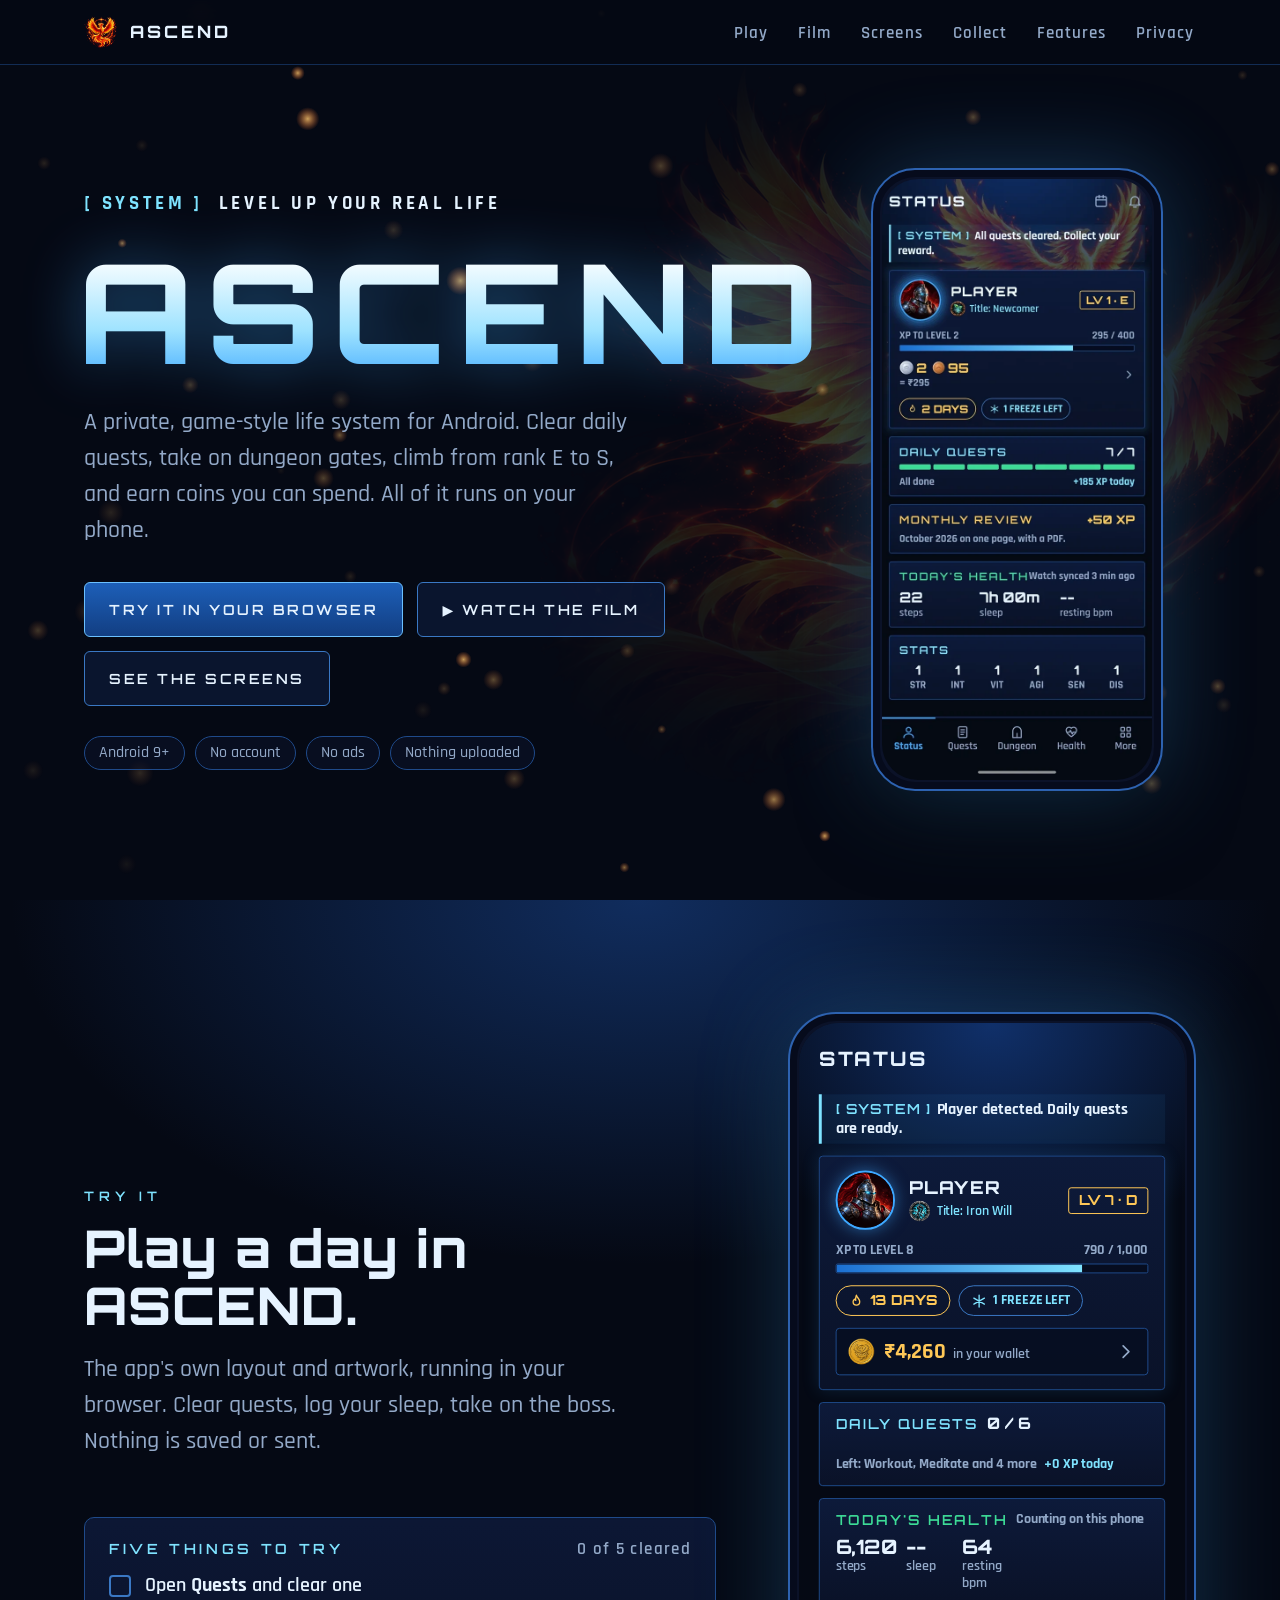
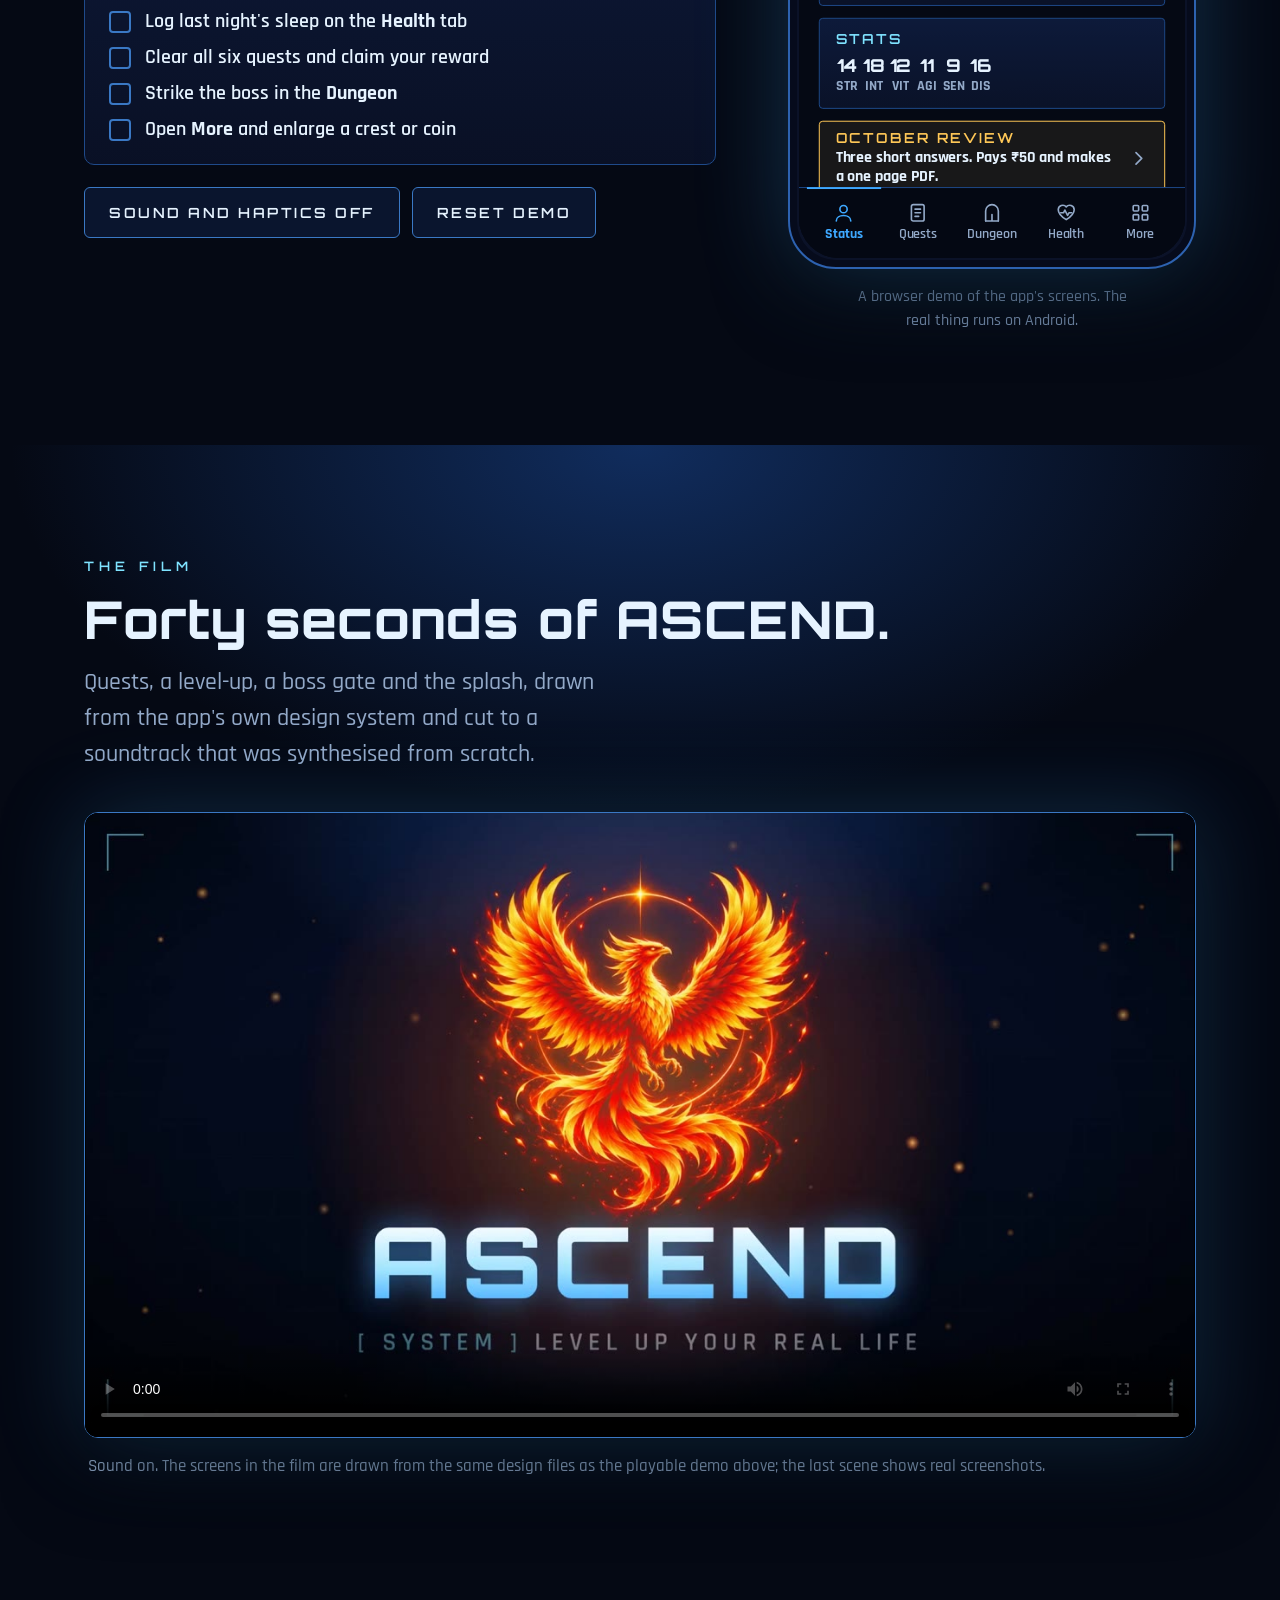
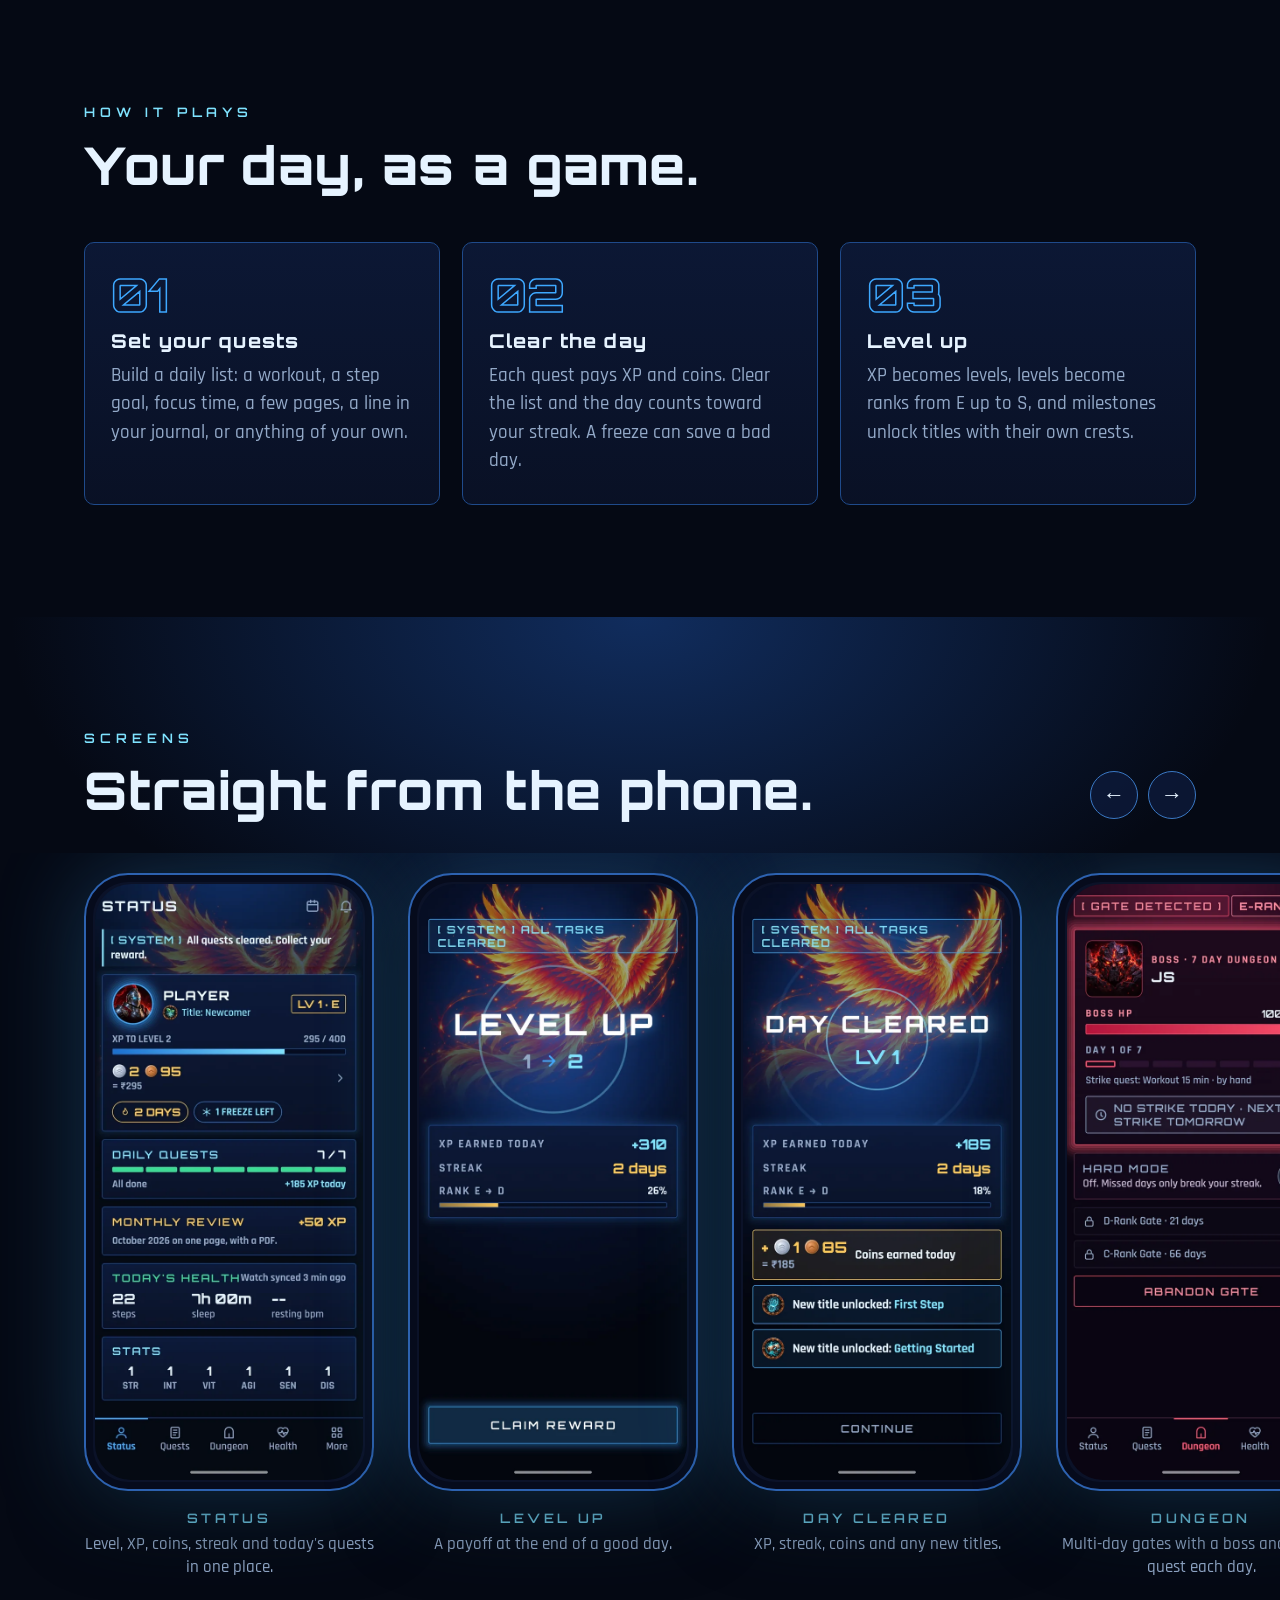
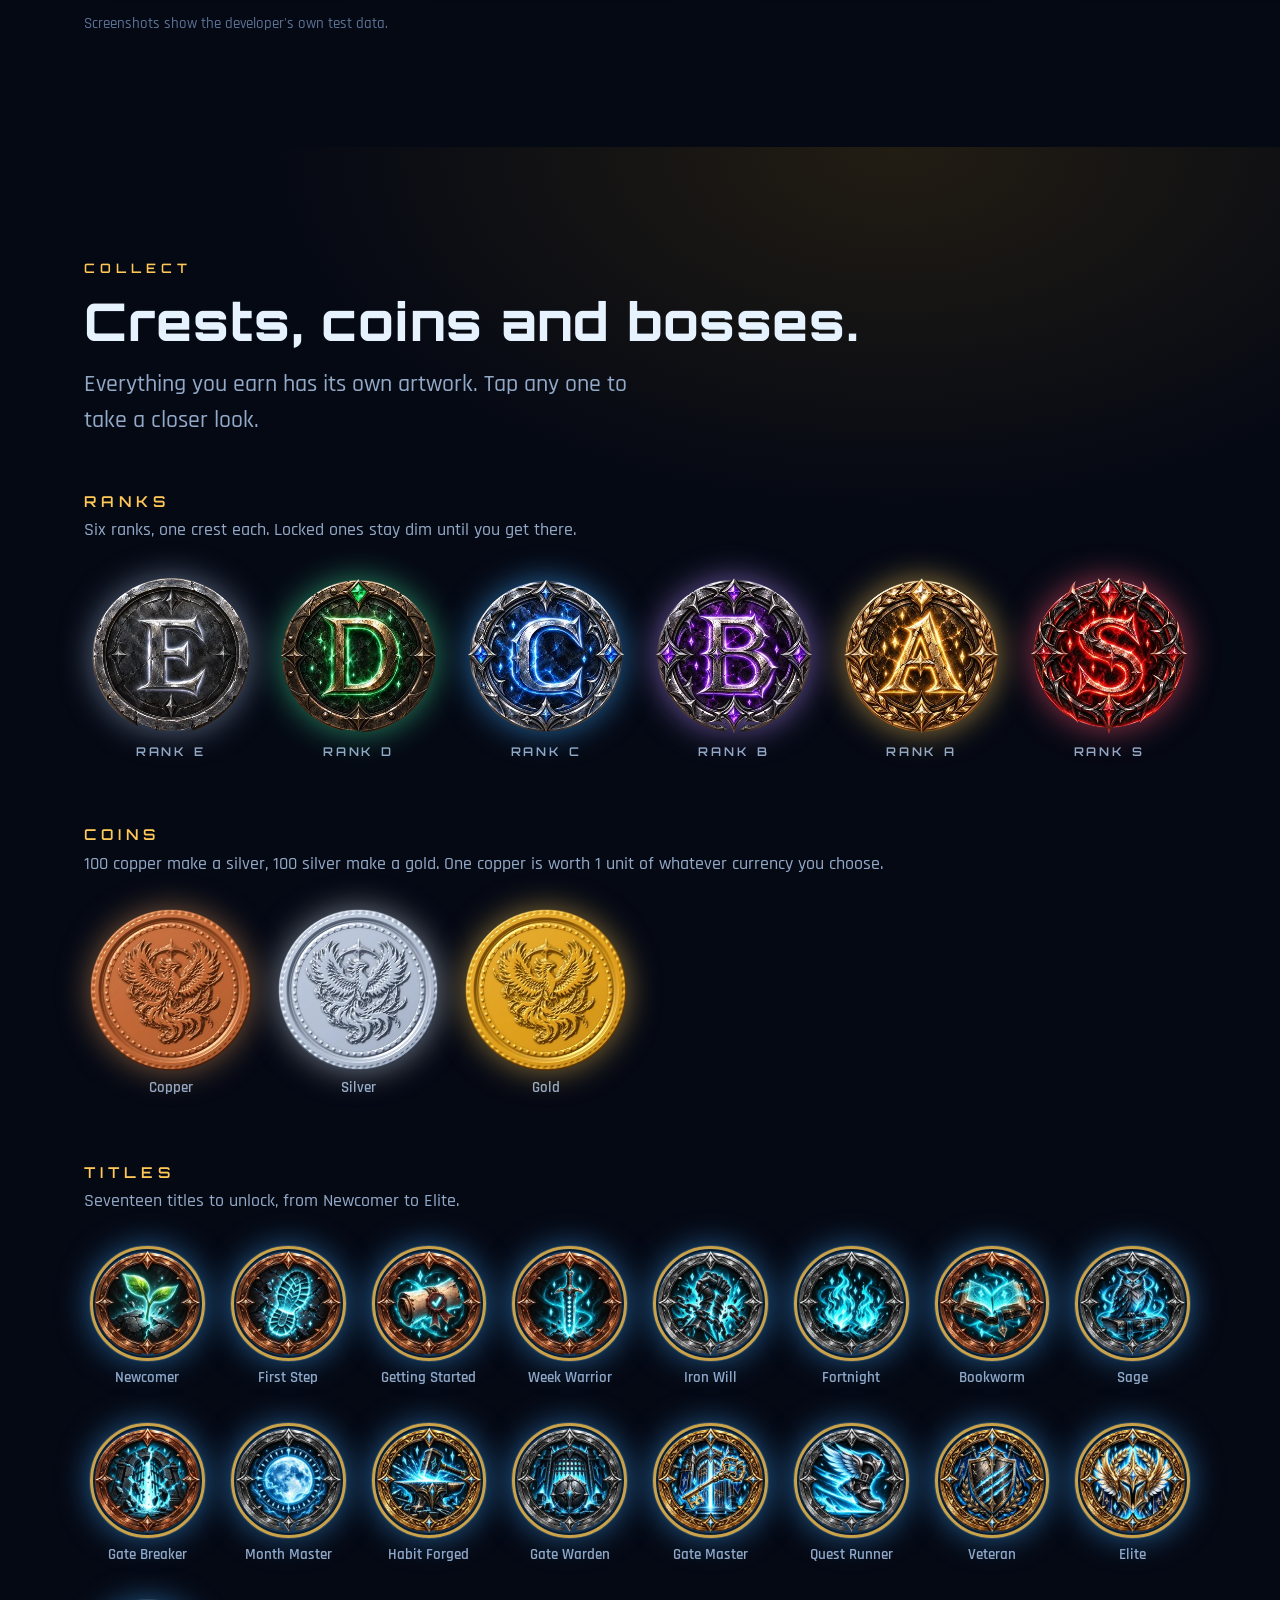
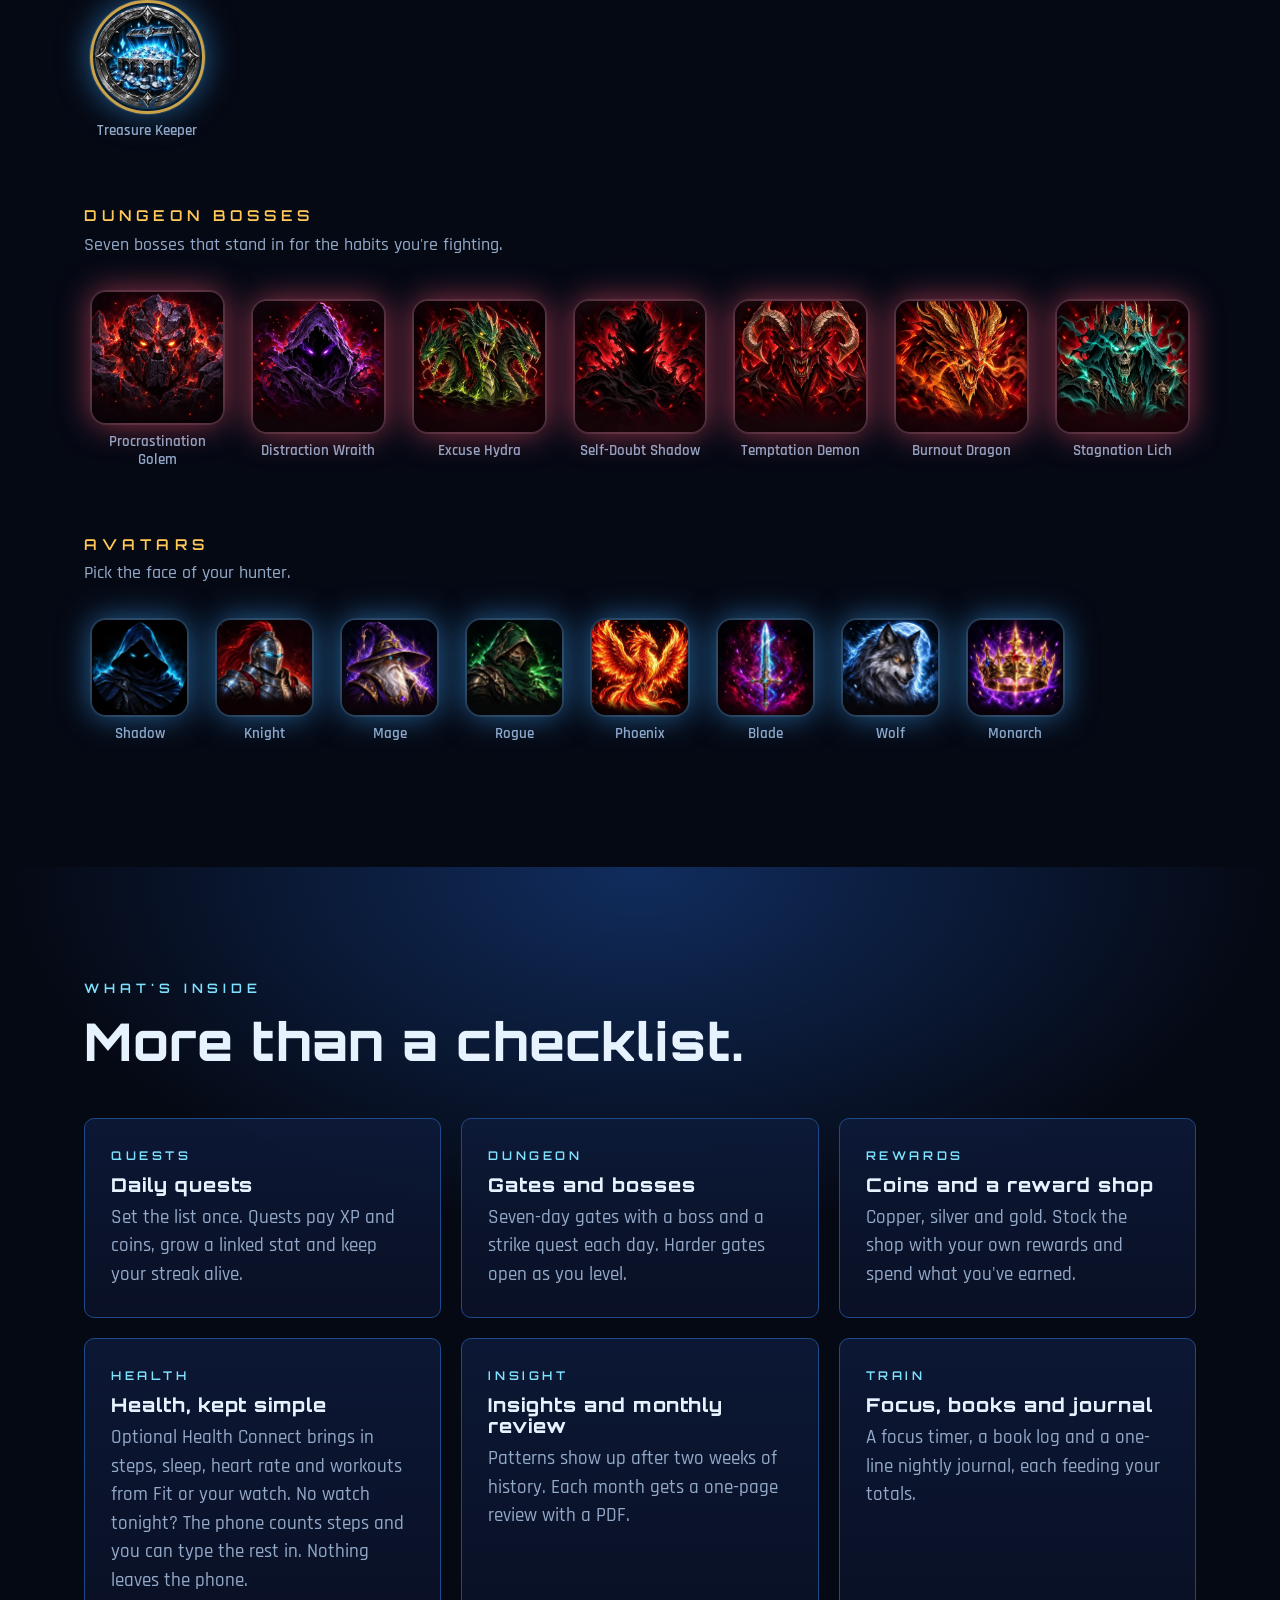
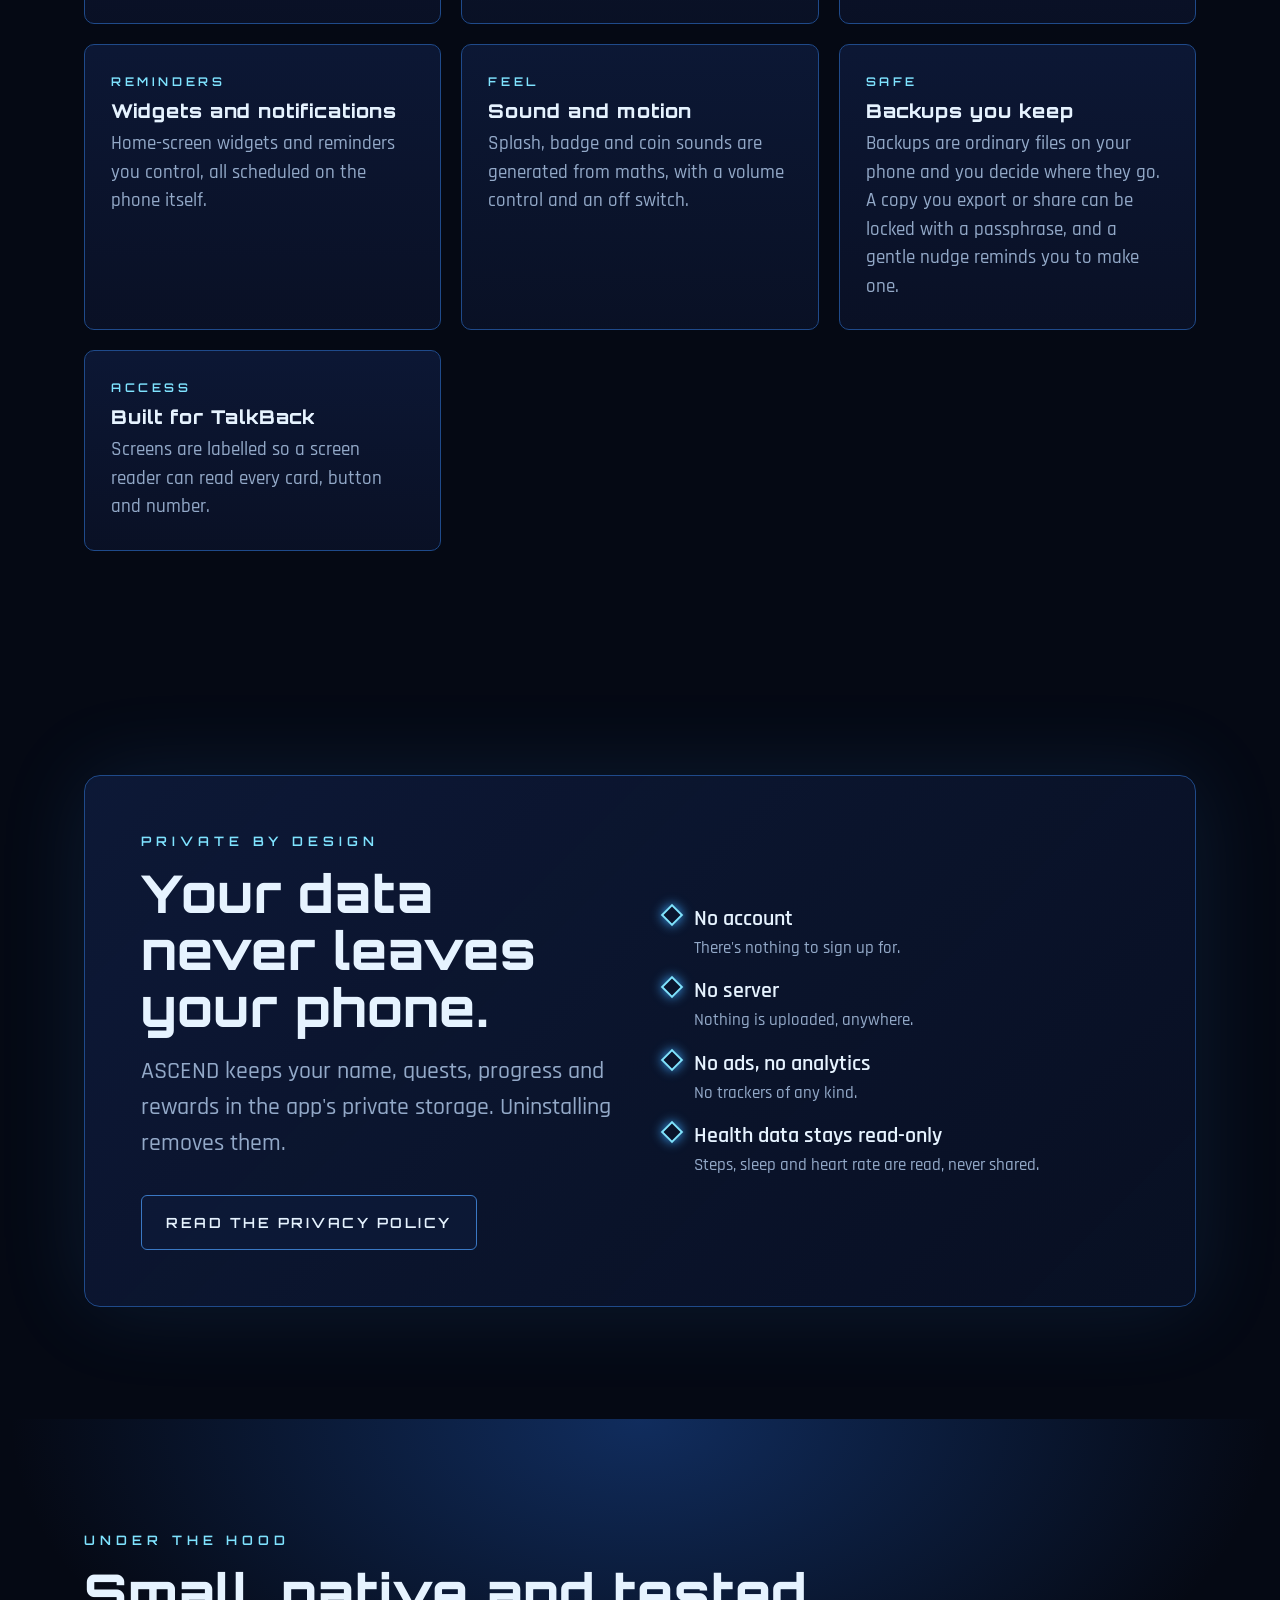
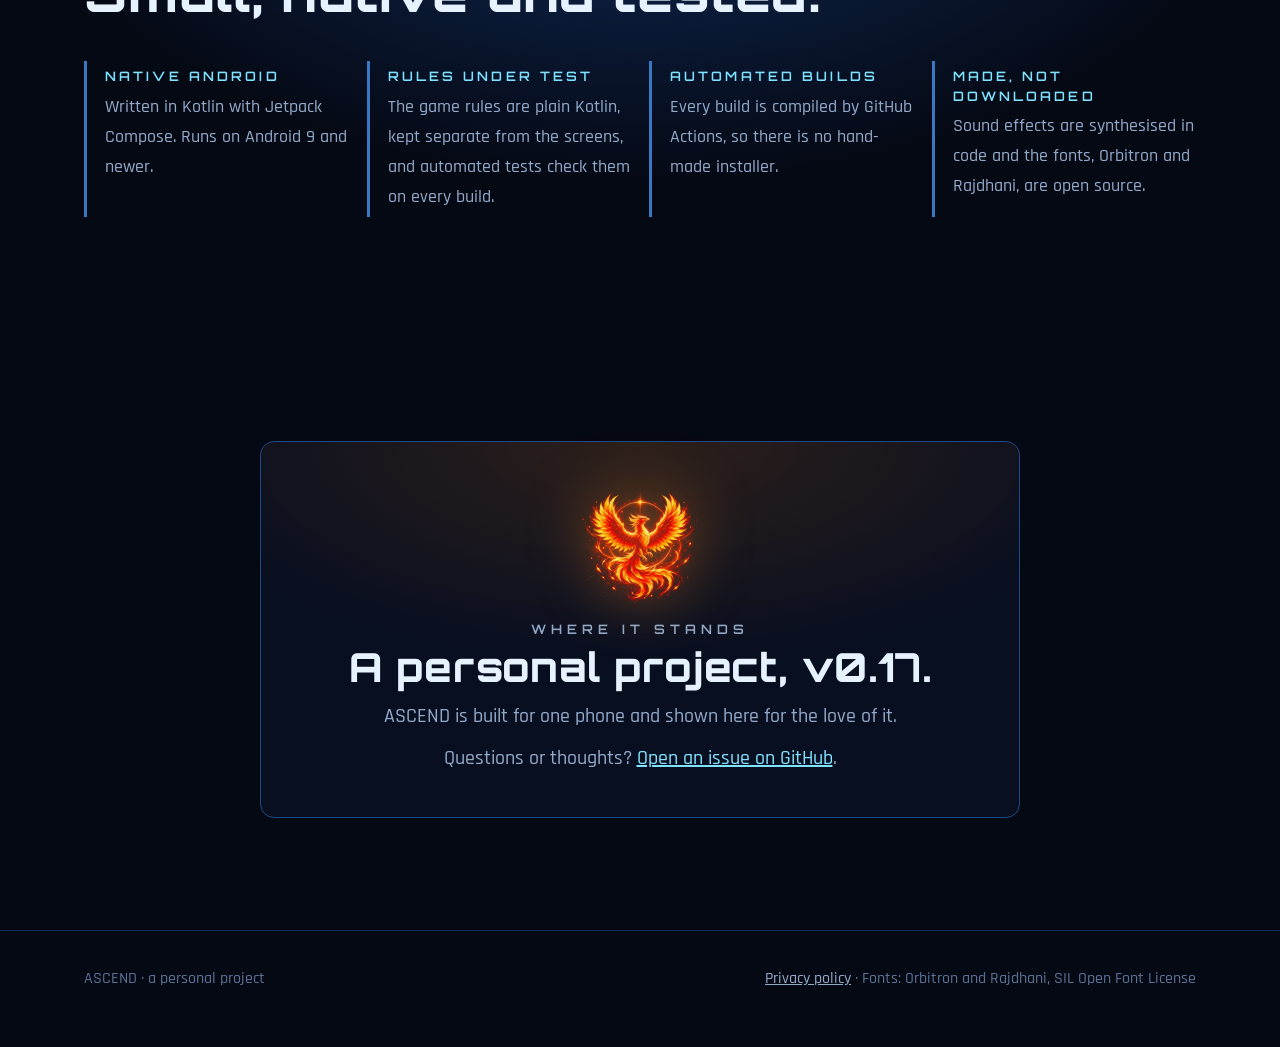
<file: index.html>
<!doctype html>
<html lang="en">
<head>
<meta charset="utf-8">
<meta name="viewport" content="width=device-width,initial-scale=1">
<title>ASCEND — level up your real life. Privately.</title>
<meta name="description" content="ASCEND is a private, game-style life system for Android: daily quests, dungeon gates, ranks E to S, coins and a monthly review. Everything stays on your phone.">
<meta name="theme-color" content="#050914">
<link rel="canonical" href="https://techknowledgedev.github.io/Ascend-showcase/">
<link rel="icon" href="assets/favicon.png" type="image/png">
<meta property="og:type" content="website">
<meta property="og:title" content="ASCEND — level up your real life. Privately.">
<meta property="og:description" content="A private, game-style life system for Android. Daily quests, dungeon gates, ranks E to S, coins and a monthly review. Nothing leaves your phone.">
<meta property="og:url" content="https://techknowledgedev.github.io/Ascend-showcase/">
<meta property="og:image" content="https://techknowledgedev.github.io/Ascend-showcase/assets/og.jpg">
<meta property="og:image:width" content="1200"><meta property="og:image:height" content="630">
<meta name="twitter:card" content="summary_large_image">
<meta name="twitter:title" content="ASCEND — level up your real life. Privately.">
<meta name="twitter:description" content="A private, game-style life system for Android. Nothing leaves your phone.">
<meta name="twitter:image" content="https://techknowledgedev.github.io/Ascend-showcase/assets/og.jpg">
<link rel="stylesheet" href="assets/ui/ascend-ui.css">
<link rel="preload" href="assets/fonts/orbitron-800.woff2" as="font" type="font/woff2" crossorigin>
<link rel="preload" href="assets/fonts/rajdhani-600.woff2" as="font" type="font/woff2" crossorigin>
<style>
@font-face{font-family:Orbitron;font-weight:800;font-display:swap;src:url(assets/fonts/orbitron-800.woff2) format("woff2")}
@font-face{font-family:Orbitron;font-weight:600;font-display:swap;src:url(assets/fonts/orbitron-600.woff2) format("woff2")}
@font-face{font-family:Rajdhani;font-weight:500;font-display:swap;src:url(assets/fonts/rajdhani-500.woff2) format("woff2")}
@font-face{font-family:Rajdhani;font-weight:600;font-display:swap;src:url(assets/fonts/rajdhani-600.woff2) format("woff2")}
@font-face{font-family:Rajdhani;font-weight:700;font-display:swap;src:url(assets/fonts/rajdhani-700.woff2) format("woff2")}
:root{
  --void:#050914;--panel:#0A1228;--panel2:#0D1A3A;--line:#1F4A8A;--line2:#3A78C4;
  --text:#E6F3FF;--muted:#93A9C8;--gold:#FFC857;--red:#FF5470;--cyan:#7FE3FF;--blue:#3EA8FF;--green:#3DDC97;
  --display:Orbitron,"Segoe UI",system-ui,sans-serif;--body:Rajdhani,"Segoe UI",system-ui,sans-serif;
  --wrap:1160px;
}
*{box-sizing:border-box}
html{scroll-behavior:smooth;scroll-padding-top:76px;-webkit-text-size-adjust:100%}
body{margin:0;background:var(--void);color:var(--text);font-family:var(--body);font-weight:500;font-size:20px;line-height:1.5;overflow-x:hidden}
img{max-width:100%;display:block}
a{color:var(--cyan)}
:focus-visible{outline:3px solid var(--gold);outline-offset:3px;border-radius:6px}
.wrap{max-width:var(--wrap);margin:0 auto;padding:0 24px}
.sr{position:absolute;width:1px;height:1px;overflow:hidden;clip:rect(0 0 0 0);white-space:nowrap}
.kicker{font-family:var(--display);font-weight:600;font-size:13px;letter-spacing:.38em;text-transform:uppercase;color:var(--cyan);margin:0 0 14px}
.kicker.gold{color:var(--gold)}.kicker.red{color:#ff9db0}
h1,h2,h3{font-family:var(--display);font-weight:800;margin:0;line-height:1.1;letter-spacing:.02em}
h2{font-size:clamp(28px,4.4vw,52px)}
.lead{color:var(--muted);font-size:clamp(19px,2.1vw,24px);max-width:46ch;margin:16px 0 0}
section{position:relative;padding:112px 0}
.bg-bloom{background:radial-gradient(900px 520px at 50% 0,rgba(26,74,154,.55),rgba(7,16,42,0) 70%)}
.js .reveal{opacity:0;transform:translateY(26px);transition:opacity .7s cubic-bezier(.2,.7,.2,1),transform .7s cubic-bezier(.2,.7,.2,1)}
.js .reveal.in{opacity:1;transform:none}

/* nav */
.nav{position:fixed;inset:0 0 auto 0;z-index:30;backdrop-filter:blur(14px);-webkit-backdrop-filter:blur(14px);background:rgba(5,9,20,.72);border-bottom:1px solid rgba(31,74,138,.55)}
.nav .wrap{display:flex;align-items:center;justify-content:space-between;height:64px}
.brand{display:flex;align-items:center;gap:12px;font-family:var(--display);font-weight:800;letter-spacing:.18em;color:var(--text);text-decoration:none;font-size:17px}
.brand img{width:34px;height:34px}
.nav ul{display:flex;gap:26px;list-style:none;margin:0;padding:0}
.nav ul a{color:var(--muted);text-decoration:none;font-weight:600;letter-spacing:.06em;font-size:17px;padding:6px 2px;border-bottom:2px solid transparent}
.nav ul a:hover{color:var(--text);border-color:var(--line2)}

/* hero */
.hero{padding:150px 0 90px;min-height:100svh;display:flex;align-items:center;overflow:hidden}
.hero .art{position:absolute;right:-8%;top:2%;width:min(900px,95vw);opacity:.34;pointer-events:none;-webkit-mask-image:radial-gradient(closest-side,#000 40%,transparent 100%);mask-image:radial-gradient(closest-side,#000 40%,transparent 100%)}
#embers{position:absolute;inset:0;width:100%;height:100%;pointer-events:none}
.hero .wrap{position:relative;display:grid;grid-template-columns:1.1fr .9fr;gap:40px;align-items:center}
.sys{font-weight:700;letter-spacing:.2em;font-size:clamp(15px,1.6vw,19px);color:var(--text);margin:0 0 18px}
.sys b{color:var(--cyan);font-weight:700}
.hero h1{font-size:clamp(54px,11vw,138px);letter-spacing:.09em;background:linear-gradient(180deg,#fff 12%,#9fe3ff 62%,#3EA8FF);-webkit-background-clip:text;background-clip:text;color:transparent;filter:drop-shadow(0 0 30px rgba(62,168,255,.45));margin-left:-.04em}
.cta{display:flex;flex-wrap:wrap;gap:14px;margin-top:34px}
.btn{display:inline-flex;align-items:center;gap:10px;font-family:var(--display);font-weight:600;font-size:14px;letter-spacing:.18em;text-transform:uppercase;text-decoration:none;color:var(--text);padding:16px 24px;border:1.5px solid var(--line2);background:rgba(13,26,58,.7);border-radius:6px;transition:transform .2s,box-shadow .2s,border-color .2s;min-height:48px}
.btn:hover{transform:translateY(-2px);box-shadow:0 0 30px rgba(62,168,255,.4);border-color:var(--cyan)}
.btn.primary{background:linear-gradient(180deg,#1d5fb8,#123e82);border-color:#6bc0ff}
.pills{display:flex;flex-wrap:wrap;gap:10px;margin:30px 0 0;padding:0;list-style:none}
.pills li{border:1px solid var(--line);border-radius:999px;padding:4px 14px;font-size:16px;color:var(--muted);background:rgba(10,18,40,.6)}
.stage{position:relative;display:grid;place-items:center;perspective:1400px}
.stage::before{content:"";position:absolute;width:90%;aspect-ratio:1;border-radius:50%;background:radial-gradient(circle,rgba(62,168,255,.35),rgba(62,168,255,0) 68%)}

/* phone frame */
.phone{position:relative;width:min(100%,330px);aspect-ratio:640/1364;border-radius:44px;background:#0b1228;border:2px solid #2d62b0;padding:9px;box-shadow:0 0 90px rgba(62,168,255,.28),0 30px 70px rgba(0,0,0,.6),inset 0 0 0 7px #060b1c;transform-style:preserve-3d;will-change:transform}
.phone .scr{position:absolute;inset:9px;border-radius:36px;overflow:hidden;background:var(--void)}
.phone img{width:100%;height:100%;object-fit:cover}
.hero .phone{animation:float 7s ease-in-out infinite}
@keyframes float{50%{translate:0 -12px}}


/* play */
.playgrid{display:grid;grid-template-columns:minmax(0,1fr) minmax(0,408px);grid-template-areas:"top dev" "bot dev";grid-template-rows:1fr 1fr;column-gap:72px;row-gap:28px;align-items:center}
.ptop{grid-area:top;align-self:end}.pbot{grid-area:bot;align-self:start}.devcol{grid-area:dev;display:grid;justify-items:center;gap:16px}
.dev{position:relative;width:100%;border-radius:48px;background:#0b1228;border:2px solid #2d62b0;padding:9px;box-shadow:0 0 90px rgba(62,168,255,.28),0 30px 70px rgba(0,0,0,.6),inset 0 0 0 7px #060b1c}
.devscreen{position:relative;width:100%;aspect-ratio:390/844;border-radius:40px;overflow:hidden;background:var(--void);--s:.9}
.devscreen>.ax{position:absolute;left:0;top:0;transform:scale(var(--s));transform-origin:0 0}
.devfallback{position:absolute;inset:0;width:100%;height:100%;object-fit:cover}
.devnote{margin:0;color:#7a90b0;font-size:16px;text-align:center;max-width:36ch}
.goals{margin:30px 0 0;padding:22px 24px;border:1px solid var(--line);border-radius:10px;background:linear-gradient(180deg,rgba(13,26,58,.85),rgba(10,18,40,.85))}
.goals h3{display:flex;justify-content:space-between;gap:12px;flex-wrap:wrap;align-items:baseline;font-size:14px;letter-spacing:.26em;color:var(--cyan);text-transform:uppercase;font-weight:600;margin:0 0 14px}
.goals h3 span{letter-spacing:.08em;color:var(--muted);text-transform:none;font-family:var(--body);font-size:17px;font-weight:600}
.goals ol{list-style:none;margin:0;padding:0;display:grid;gap:10px}
.goals li{display:flex;gap:14px;align-items:flex-start;font-size:20px;font-weight:600;line-height:1.3;color:var(--text);transition:color .3s}
.gmark{flex:none;width:22px;height:22px;margin-top:3px;border:2px solid var(--line2);border-radius:4px;display:grid;place-items:center;transition:background .25s,border-color .25s,box-shadow .25s}
.gmark[data-ok]{background:var(--green);border-color:var(--green);box-shadow:0 0 16px rgba(61,220,151,.55)}
.gmark[data-ok]::after{content:"";width:11px;height:6px;border-left:3px solid #050914;border-bottom:3px solid #050914;transform:rotate(-45deg) translate(1px,-1px)}
.goals li.done{color:var(--muted)}
.ctrls{display:flex;flex-wrap:wrap;gap:12px;margin-top:22px}
.ctrls .btn{cursor:pointer;font-family:var(--display)}
.ctrls .btn[aria-pressed=true]{border-color:var(--gold);box-shadow:0 0 26px rgba(255,200,87,.3)}

/* film */
.film .frame{position:relative;border:1.5px solid var(--line2);border-radius:14px;overflow:hidden;box-shadow:0 0 90px rgba(62,168,255,.22),0 30px 80px rgba(0,0,0,.6);background:#000;aspect-ratio:16/9}
.film video{width:100%;height:100%;display:block;background:#000}
.film .note{color:var(--muted);font-size:17px;margin:16px 4px 0}

/* how */
.steps{display:grid;grid-template-columns:repeat(3,1fr);gap:22px;margin-top:48px}
.card{position:relative;background:linear-gradient(180deg,rgba(13,26,58,.85),rgba(10,18,40,.85));border:1px solid var(--line);border-radius:10px;padding:28px 26px;transition:transform .25s,border-color .25s,box-shadow .25s}
.card:hover{transform:translateY(-4px);border-color:var(--line2);box-shadow:0 0 40px rgba(62,168,255,.16)}
.card .n{font-family:var(--display);font-weight:800;font-size:46px;line-height:1;color:transparent;-webkit-text-stroke:1.5px var(--blue);margin-bottom:14px}
.card h3{font-size:19px;letter-spacing:.06em;margin-bottom:10px}
.card p{margin:0;color:var(--muted);font-size:19px}

/* screens */
.rail{--pad:max(24px,calc(50vw - 556px));display:flex;gap:34px;overflow-x:auto;scroll-snap-type:x mandatory;scroll-padding-inline:var(--pad);padding:20px var(--pad) 34px;margin:34px calc(50% - 50vw) 0;scrollbar-width:thin;scrollbar-color:var(--line2) transparent}
.rail figure{margin:0;flex:0 0 auto;width:min(66vw,290px);scroll-snap-align:center}
.rail .phone{width:100%}
.rail figcaption{margin-top:18px;text-align:center}
.rail figcaption b{display:block;font-family:var(--display);font-weight:600;font-size:13px;letter-spacing:.26em;color:var(--cyan);text-transform:uppercase;margin-bottom:4px}
.rail figcaption span{color:var(--muted);font-size:17px;line-height:1.35;display:block}
.railbtns{display:flex;gap:10px}
.rbtn{width:48px;height:48px;border-radius:50%;border:1.5px solid var(--line2);background:rgba(13,26,58,.8);color:var(--text);font-size:22px;cursor:pointer;display:grid;place-items:center}
.rbtn:hover{border-color:var(--cyan);box-shadow:0 0 22px rgba(62,168,255,.4)}
.head{display:flex;justify-content:space-between;align-items:flex-end;gap:24px;flex-wrap:wrap}
.privnote{color:#5B7194;font-size:15px;margin:0}

/* collect */
.collect{background:radial-gradient(900px 520px at 70% 0,rgba(110,80,16,.28),rgba(5,9,20,0) 70%)}
.group{margin-top:56px}
.group h3{font-size:15px;letter-spacing:.34em;color:var(--gold);text-transform:uppercase;font-family:var(--display);font-weight:600;margin:0 0 6px}
.group p{color:var(--muted);margin:0 0 22px;font-size:18px}
.tiles{display:grid;gap:14px;grid-template-columns:repeat(auto-fill,minmax(var(--w,120px),1fr))}
.tile{all:unset;box-sizing:border-box;cursor:zoom-in;display:block;text-align:center;border-radius:12px;padding:10px 6px 12px;transition:transform .25s,background .25s}
.tile:hover,.tile:focus-visible{transform:translateY(-5px) scale(1.04);background:rgba(13,26,58,.7)}
.tile:focus-visible{outline:3px solid var(--gold)}
.tile img{width:100%;height:auto;aspect-ratio:1;object-fit:cover;filter:drop-shadow(0 0 16px var(--g,rgba(62,168,255,.35)))}
.tile.sq img{border-radius:16px;border:2px solid rgba(255,255,255,.1)}
.tile.rd img{border-radius:50%;border:3px solid #c9a24a;box-shadow:inset 0 0 0 2px rgba(0,0,0,.45),0 0 0 1px rgba(255,255,255,.12)}
.tile span{display:block;margin-top:8px;font-size:15px;color:var(--muted);line-height:1.2;font-weight:600}
.ranks{--w:150px}.coins{--w:170px}.titles{--w:116px}.bosses{--w:132px}.avs{--w:108px}
.ranks .tile span{font-family:var(--display);font-size:12px;letter-spacing:.24em}

/* lightbox */
.lb{position:fixed;inset:0;z-index:60;display:none;place-items:center;background:rgba(3,6,15,.88);backdrop-filter:blur(8px);-webkit-backdrop-filter:blur(8px);padding:20px}
.lb.open{display:grid;animation:fade .25s ease}
@keyframes fade{from{opacity:0}}
.lb .card2{position:relative;display:grid;justify-items:center;gap:6px;text-align:center;max-width:min(92vw,560px)}
.lb .halo{position:absolute;top:0;left:50%;width:min(86vw,520px);aspect-ratio:1;translate:-50% 0;border-radius:50%;background:radial-gradient(circle,var(--g,rgba(62,168,255,.55)),transparent 66%);filter:blur(28px);opacity:.75}
.lb .stagebox{position:relative;perspective:900px;width:min(78vw,440px);aspect-ratio:1}
.lb img{width:100%;height:100%;object-fit:cover;transition:transform .12s ease-out;filter:drop-shadow(0 20px 40px rgba(0,0,0,.6));animation:pop .45s cubic-bezier(.2,1.3,.4,1)}
.lb img.sq{border-radius:28px}
.lb img.rd{border-radius:50%;border:5px solid #c9a24a;box-shadow:inset 0 0 0 3px rgba(0,0,0,.45)}
@property --a{syntax:'<angle>';inherits:false;initial-value:0deg}
.lb .stagebox::before{content:"";position:absolute;inset:-9px;border-radius:50%;padding:3px;pointer-events:none;
  background:conic-gradient(from var(--a),transparent 0 235deg,rgba(62,168,255,.25) 250deg,#3ea8ff 296deg,#7a5cff 326deg,#ffc94d 350deg,#fff 358deg,transparent 358.5deg);
  -webkit-mask:linear-gradient(#000 0 0) content-box,linear-gradient(#000 0 0);-webkit-mask-composite:xor;
  mask:linear-gradient(#000 0 0) content-box exclude,linear-gradient(#000 0 0);
  filter:drop-shadow(0 0 10px rgba(62,168,255,.7));animation:ring 8s linear infinite}
.lb .stagebox.sqr::before{border-radius:36px}
@keyframes ring{to{--a:360deg}}
@keyframes pop{from{transform:scale(.7);opacity:0}}
.lb h3{position:relative;font-size:clamp(22px,4vw,32px);letter-spacing:.1em;margin-top:16px}
.lb p{position:relative;margin:0;color:var(--muted);font-size:21px;max-width:34ch}
.lb .x{position:absolute;top:18px;right:18px;width:52px;height:52px;border-radius:50%;border:1.5px solid var(--line2);background:rgba(13,26,58,.9);color:var(--text);font-size:26px;cursor:pointer}
.lb .arr{position:absolute;top:50%;translate:0 -50%;width:52px;height:52px;border-radius:50%;border:1.5px solid var(--line2);background:rgba(13,26,58,.9);color:var(--text);font-size:24px;cursor:pointer}
.lb .prev{left:14px}.lb .next{right:14px}

/* features */
.grid{display:grid;grid-template-columns:repeat(auto-fit,minmax(300px,1fr));gap:20px;margin-top:48px}
.grid .card .tag{font-family:var(--display);font-weight:600;font-size:12px;letter-spacing:.3em;color:var(--cyan);text-transform:uppercase;margin-bottom:10px}
.grid .card h3{font-size:19px;margin-bottom:8px;letter-spacing:.05em}

/* privacy */
.privacy .panel{display:grid;grid-template-columns:1fr 1fr;gap:48px;align-items:center;border:1px solid var(--line);border-radius:16px;padding:56px;background:linear-gradient(135deg,rgba(13,26,58,.9),rgba(10,18,40,.7));box-shadow:0 0 90px rgba(62,168,255,.12)}
.privacy ul{list-style:none;margin:0;padding:0;display:grid;gap:14px}
.privacy li{display:flex;gap:14px;align-items:baseline;font-weight:600;font-size:22px}
.privacy li::before{content:"";flex:none;width:12px;height:12px;border:2.5px solid var(--cyan);transform:rotate(45deg);translate:0 -2px;box-shadow:0 0 12px var(--blue)}
.privacy li small{display:block;font-weight:500;color:var(--muted);font-size:17px}

/* tech + status */
.facts{display:grid;grid-template-columns:repeat(auto-fit,minmax(240px,1fr));gap:18px;margin-top:40px}
.fact{border-left:3px solid var(--line2);padding:6px 0 6px 18px}
.fact b{display:block;font-family:var(--display);font-weight:600;font-size:13px;letter-spacing:.24em;color:var(--cyan);text-transform:uppercase;margin-bottom:4px}
.fact span{color:var(--muted);font-size:18px}
.status{text-align:center}
.status .box{max-width:760px;margin:0 auto;border:1px solid var(--line);border-radius:14px;padding:44px 30px;background:radial-gradient(500px 220px at 50% 0,rgba(255,150,60,.16),rgba(10,18,40,.6))}
.status img{width:120px;margin:0 auto 14px;filter:drop-shadow(0 0 30px rgba(255,140,40,.6))}
.status p{color:var(--muted);margin:12px auto 0;max-width:52ch}
footer{border-top:1px solid rgba(31,74,138,.55);padding:36px 0 56px;color:#5B7194;font-size:16px}
footer .wrap{display:flex;gap:18px 30px;flex-wrap:wrap;justify-content:space-between}
footer a{color:var(--muted)}

@media (max-width:900px){
  .playgrid{grid-template-columns:minmax(0,1fr);grid-template-areas:"top" "dev" "bot";grid-template-rows:auto;row-gap:34px;justify-items:stretch}
  .dev{max-width:408px;margin:0 auto}
  .ptop,.pbot{align-self:auto}
  section{padding:84px 0}
  .hero{padding:110px 0 70px}
  .hero .wrap{grid-template-columns:1fr;gap:54px;text-align:left}
  .steps{grid-template-columns:1fr}
  .privacy .panel{grid-template-columns:1fr;padding:34px 24px;gap:30px}
  .nav ul{gap:16px}.nav ul li.opt{display:none}
}
@media (max-width:520px){
  body{font-size:19px}
  .dev{padding:5px;border-radius:38px;box-shadow:0 0 60px rgba(62,168,255,.25),inset 0 0 0 5px #060b1c}
  .devscreen{border-radius:32px}
  .goals{padding:18px 18px}.goals li{font-size:19px}
  .wrap{padding:0 18px}
  .rail{--pad:18px}
  .nav ul li:not(.keep){display:none}
  .nav ul{gap:14px}.nav ul a{font-size:16px;letter-spacing:.03em}.brand{font-size:15px;letter-spacing:.14em}.brand img{width:30px;height:30px}
  .nav ul li.priv{display:none}
  .btn{padding:14px 18px;letter-spacing:.12em}
  .lb .arr{width:44px;height:44px}
}
@media (prefers-reduced-motion:reduce){
  .lb .stagebox::before{animation:none}
  html{scroll-behavior:auto}
  .hero .phone{animation:none}
  .js .reveal{opacity:1;transform:none;transition:none}
  .lb.open,.lb img{animation:none}
}
</style>
<script>document.documentElement.classList.add('js')</script>
</head>
<body>

<header class="nav">
  <div class="wrap">
    <a class="brand" href="#top" aria-label="ASCEND, back to top"><img src="assets/favicon.png" alt="" width="34" height="34"><span>ASCEND</span></a>
    <nav aria-label="Sections"><ul>
      <li class="keep"><a href="#play">Play</a></li>
      <li class="keep"><a href="#film">Film</a></li>
      <li class="keep"><a href="#screens">Screens</a></li>
      <li class="opt"><a href="#collect">Collect</a></li>
      <li class="opt"><a href="#features">Features</a></li>
      <li class="keep priv"><a href="#privacy">Privacy</a></li>
    </ul></nav>
  </div>
</header>

<main id="top">

<!-- HERO -->
<section class="hero">
  <img class="art" src="assets/art/phoenix_rise.webp" alt="" width="900" height="900" fetchpriority="high">
  <canvas id="embers" aria-hidden="true"></canvas>
  <div class="wrap">
    <div>
      <p class="sys"><b>[ SYSTEM ]</b>&nbsp; LEVEL UP YOUR REAL LIFE</p>
      <h1>ASCEND</h1>
      <p class="lead">A private, game-style life system for Android. Clear daily quests, take on dungeon gates, climb from rank E to S, and earn coins you can spend. All of it runs on your phone.</p>
      <div class="cta">
        <a class="btn primary" href="#play">Try it in your browser</a>
        <a class="btn" href="#film">▶ Watch the film</a>
        <a class="btn" href="#screens">See the screens</a>
      </div>
      <ul class="pills" aria-label="Highlights">
        <li>Android 9+</li><li>No account</li><li>No ads</li><li>Nothing uploaded</li>
      </ul>
    </div>
    <div class="stage">
      <div class="phone" id="heroPhone"><div class="scr"><img src="assets/shots/status.webp" alt="The ASCEND Status screen: level, XP bar, coins, a seven-day streak and the daily quests all cleared." width="640" height="1364"></div></div>
    </div>
  </div>
</section>

<!-- PLAY -->
<section class="play bg-bloom" id="play">
  <div class="wrap playgrid">
    <div class="ptop">
      <p class="kicker reveal">Try it</p>
      <h2 class="reveal">Play a day in ASCEND.</h2>
      <p class="lead reveal">The app's own layout and artwork, running in your browser. Clear quests, log your sleep, take on the boss. Nothing is saved or sent.</p>
    </div>
    <div class="devcol">
      <div class="dev">
        <div class="devscreen" id="axfit">
          <img class="devfallback" src="assets/shots/status.webp" alt="" width="640" height="1364" loading="lazy">
          <div class="ax" id="axhost" role="group" aria-label="Playable ASCEND demo phone"></div>
        </div>
      </div>
      <p class="devnote">A browser demo of the app's screens. The real thing runs on Android.</p>
    </div>
    <div class="pbot">
      <div class="goals reveal" role="group" aria-labelledby="goalhead">
        <h3 id="goalhead">Five things to try <span id="goalcount">0 of 5 cleared</span></h3>
        <ol>
          <li data-goal="tick"><span class="gmark" aria-hidden="true"></span><span>Open <b>Quests</b> and clear one</span></li>
          <li data-goal="sync"><span class="gmark" aria-hidden="true"></span><span>Log last night's sleep on the <b>Health</b> tab</span></li>
          <li data-goal="clear"><span class="gmark" aria-hidden="true"></span><span>Clear all six quests and claim your reward</span></li>
          <li data-goal="strike"><span class="gmark" aria-hidden="true"></span><span>Strike the boss in the <b>Dungeon</b></span></li>
          <li data-goal="crest"><span class="gmark" aria-hidden="true"></span><span>Open <b>More</b> and enlarge a crest or coin</span></li>
        </ol>
      </div>
      <div class="ctrls">
        <button class="btn" id="axsound" type="button" aria-pressed="false"><span>Sound and haptics off</span></button>
        <button class="btn" id="axreset" type="button">Reset demo</button>
      </div>
      <noscript><p class="note">The playable demo needs JavaScript. The screens section below shows the same app in screenshots.</p></noscript>
    </div>
  </div>
  <div id="axlive" class="sr" role="status" aria-live="polite"></div>
</section>

<!-- FILM -->
<section class="film bg-bloom" id="film">
  <div class="wrap">
    <p class="kicker reveal">The film</p>
    <h2 class="reveal">Forty seconds of ASCEND.</h2>
    <p class="lead reveal">Quests, a level-up, a boss gate and the splash, drawn from the app's own design system and cut to a soundtrack that was synthesised from scratch.</p>
    <div class="frame reveal" style="margin-top:40px">
      <video controls playsinline preload="metadata" poster="assets/video/poster.jpg" aria-label="ASCEND showcase film, 40 seconds">
        <source src="assets/video/ascend-showcase.mp4" type="video/mp4">
        Your browser can't play this video. <a href="assets/video/ascend-showcase.mp4">Download the film</a>.
      </video>
    </div>
    <p class="note">Sound on. The screens in the film are drawn from the same design files as the playable demo above; the last scene shows real screenshots.</p>
  </div>
</section>

<!-- HOW IT PLAYS -->
<section id="how">
  <div class="wrap">
    <p class="kicker reveal">How it plays</p>
    <h2 class="reveal">Your day, as a game.</h2>
    <div class="steps">
      <article class="card reveal"><div class="n">01</div><h3>Set your quests</h3><p>Build a daily list: a workout, a step goal, focus time, a few pages, a line in your journal, or anything of your own.</p></article>
      <article class="card reveal"><div class="n">02</div><h3>Clear the day</h3><p>Each quest pays XP and coins. Clear the list and the day counts toward your streak. A freeze can save a bad day.</p></article>
      <article class="card reveal"><div class="n">03</div><h3>Level up</h3><p>XP becomes levels, levels become ranks from E up to S, and milestones unlock titles with their own crests.</p></article>
    </div>
  </div>
</section>

<!-- SCREENS -->
<section id="screens" class="bg-bloom">
  <div class="wrap">
    <div class="head">
      <div>
        <p class="kicker reveal">Screens</p>
        <h2 class="reveal">Straight from the phone.</h2>
      </div>
      <div class="railbtns" aria-label="Scroll the screens">
        <button class="rbtn" id="rprev" aria-label="Previous screens">←</button>
        <button class="rbtn" id="rnext" aria-label="Next screens">→</button>
      </div>
    </div>
    <div class="rail" id="rail" tabindex="0" role="group" aria-label="App screenshots, scroll sideways">
      <figure><div class="phone"><div class="scr"><img loading="lazy" src="assets/shots/status.webp" alt="Status screen with level, XP, coins and daily quests" width="640" height="1364"></div></div><figcaption><b>Status</b><span>Level, XP, coins, streak and today's quests in one place.</span></figcaption></figure>
      <figure><div class="phone"><div class="scr"><img loading="lazy" src="assets/shots/levelup.webp" alt="Level up screen showing level 1 to 2" width="640" height="1364"></div></div><figcaption><b>Level up</b><span>A payoff at the end of a good day.</span></figcaption></figure>
      <figure><div class="phone"><div class="scr"><img loading="lazy" src="assets/shots/dayclear.webp" alt="Day cleared screen with XP, streak, coins earned and new titles" width="640" height="1364"></div></div><figcaption><b>Day cleared</b><span>XP, streak, coins and any new titles.</span></figcaption></figure>
      <figure><div class="phone"><div class="scr"><img loading="lazy" src="assets/shots/dungeon.webp" alt="Dungeon screen with a seven day gate, boss health and locked higher rank gates" width="640" height="1364"></div></div><figcaption><b>Dungeon</b><span>Multi-day gates with a boss and a strike quest each day.</span></figcaption></figure>
      <figure><div class="phone"><div class="scr"><img loading="lazy" src="assets/shots/stats.webp" alt="Stats screen with a six-point radar chart and stat points to spend" width="640" height="1364"></div></div><figcaption><b>Stats</b><span>Six stats that grow as you do. Spend points to shape them.</span></figcaption></figure>
      <figure><div class="phone"><div class="scr"><img loading="lazy" src="assets/shots/month.webp" alt="Monthly review with a calendar of cleared days and the month in numbers" width="640" height="1364"></div></div><figcaption><b>Monthly review</b><span>The month on one page, with a PDF to keep.</span></figcaption></figure>
      <figure><div class="phone"><div class="scr"><img loading="lazy" src="assets/shots/totals.webp" alt="Totals screen with level, rank, streak and lifetime numbers" width="640" height="1364"></div></div><figcaption><b>Your totals</b><span>Steps, distance, focus time and pages, added up on the phone.</span></figcaption></figure>
      <figure><div class="phone"><div class="scr"><img loading="lazy" src="assets/shots/more.webp" alt="More hub with a profile card, ready now, train and progress tiles" width="640" height="1364"></div></div><figcaption><b>More hub</b><span>What's ready now, plus training, progress and rewards.</span></figcaption></figure>
      <figure><div class="phone"><div class="scr"><img loading="lazy" src="assets/shots/more2.webp" alt="More hub lower half with titles, wallet and system settings" width="640" height="1364"></div></div><figcaption><b>Titles and wallet</b><span>Your crests, your coins and every setting in one list.</span></figcaption></figure>
      <figure><div class="phone"><div class="scr"><img loading="lazy" src="assets/shots/alerts.webp" alt="Notifications list showing a title unlocked and a reminder" width="640" height="1364"></div></div><figcaption><b>Alerts</b><span>A log of what ASCEND sent you and nothing else.</span></figcaption></figure>
    </div>
    <p class="privnote">Screenshots show the developer's own test data.</p>
  </div>
</section>

<!-- COLLECT -->
<section id="collect" class="collect">
  <div class="wrap">
    <p class="kicker gold reveal">Collect</p>
    <h2 class="reveal">Crests, coins and bosses.</h2>
    <p class="lead reveal">Everything you earn has its own artwork. Tap any one to take a closer look.</p>

    <div class="group reveal"><h3>Ranks</h3><p>Six ranks, one crest each. Locked ones stay dim until you get there.</p>
      <div class="tiles ranks" id="g-ranks"></div></div>
    <div class="group reveal"><h3>Coins</h3><p>100 copper make a silver, 100 silver make a gold. One copper is worth 1 unit of whatever currency you choose.</p>
      <div class="tiles coins" id="g-coins"></div></div>
    <div class="group reveal"><h3>Titles</h3><p>Seventeen titles to unlock, from Newcomer to Elite.</p>
      <div class="tiles titles" id="g-titles"></div></div>
    <div class="group reveal"><h3>Dungeon bosses</h3><p>Seven bosses that stand in for the habits you're fighting.</p>
      <div class="tiles bosses" id="g-bosses"></div></div>
    <div class="group reveal"><h3>Avatars</h3><p>Pick the face of your hunter.</p>
      <div class="tiles avs" id="g-avs"></div></div>
  </div>
</section>

<!-- FEATURES -->
<section id="features" class="bg-bloom">
  <div class="wrap">
    <p class="kicker reveal">What's inside</p>
    <h2 class="reveal">More than a checklist.</h2>
    <div class="grid">
      <article class="card reveal"><div class="tag">Quests</div><h3>Daily quests</h3><p>Set the list once. Quests pay XP and coins, grow a linked stat and keep your streak alive.</p></article>
      <article class="card reveal"><div class="tag">Dungeon</div><h3>Gates and bosses</h3><p>Seven-day gates with a boss and a strike quest each day. Harder gates open as you level.</p></article>
      <article class="card reveal"><div class="tag">Rewards</div><h3>Coins and a reward shop</h3><p>Copper, silver and gold. Stock the shop with your own rewards and spend what you've earned.</p></article>
      <article class="card reveal"><div class="tag">Health</div><h3>Health, kept simple</h3><p>Optional Health Connect brings in steps, sleep, heart rate and workouts from Fit or your watch. No watch tonight? The phone counts steps and you can type the rest in. Nothing leaves the phone.</p></article>
      <article class="card reveal"><div class="tag">Insight</div><h3>Insights and monthly review</h3><p>Patterns show up after two weeks of history. Each month gets a one-page review with a PDF.</p></article>
      <article class="card reveal"><div class="tag">Train</div><h3>Focus, books and journal</h3><p>A focus timer, a book log and a one-line nightly journal, each feeding your totals.</p></article>
      <article class="card reveal"><div class="tag">Reminders</div><h3>Widgets and notifications</h3><p>Home-screen widgets and reminders you control, all scheduled on the phone itself.</p></article>
      <article class="card reveal"><div class="tag">Feel</div><h3>Sound and motion</h3><p>Splash, badge and coin sounds are generated from maths, with a volume control and an off switch.</p></article>
      <article class="card reveal"><div class="tag">Safe</div><h3>Backups you keep</h3><p>Backups are ordinary files on your phone and you decide where they go. A copy you export or share can be locked with a passphrase, and a gentle nudge reminds you to make one.</p></article>
      <article class="card reveal"><div class="tag">Access</div><h3>Built for TalkBack</h3><p>Screens are labelled so a screen reader can read every card, button and number.</p></article>
    </div>
  </div>
</section>

<!-- PRIVACY -->
<section id="privacy" class="privacy">
  <div class="wrap">
    <div class="panel reveal">
      <div>
        <p class="kicker">Private by design</p>
        <h2>Your data never leaves your phone.</h2>
        <p class="lead">ASCEND keeps your name, quests, progress and rewards in the app's private storage. Uninstalling removes them.</p>
        <div class="cta"><a class="btn" href="privacy.html">Read the privacy policy</a></div>
      </div>
      <ul>
        <li><span>No account<small>There's nothing to sign up for.</small></span></li>
        <li><span>No server<small>Nothing is uploaded, anywhere.</small></span></li>
        <li><span>No ads, no analytics<small>No trackers of any kind.</small></span></li>
        <li><span>Health data stays read-only<small>Steps, sleep and heart rate are read, never shared.</small></span></li>
      </ul>
    </div>
  </div>
</section>

<!-- UNDER THE HOOD -->
<section id="tech" class="bg-bloom">
  <div class="wrap">
    <p class="kicker reveal">Under the hood</p>
    <h2 class="reveal">Small, native and tested.</h2>
    <div class="facts">
      <div class="fact reveal"><b>Native Android</b><span>Written in Kotlin with Jetpack Compose. Runs on Android 9 and newer.</span></div>
      <div class="fact reveal"><b>Rules under test</b><span>The game rules are plain Kotlin, kept separate from the screens, and automated tests check them on every build.</span></div>
      <div class="fact reveal"><b>Automated builds</b><span>Every build is compiled by GitHub Actions, so there is no hand-made installer.</span></div>
      <div class="fact reveal"><b>Made, not downloaded</b><span>Sound effects are synthesised in code and the fonts, Orbitron and Rajdhani, are open source.</span></div>
    </div>
  </div>
</section>

<!-- STATUS -->
<section class="status">
  <div class="wrap">
    <div class="box reveal">
      <img src="assets/art/phoenix.webp" alt="" width="120" height="120" loading="lazy">
      <p class="kicker" style="margin-bottom:6px">Where it stands</p>
      <h2 style="font-size:clamp(26px,4vw,40px)">A personal project, v0.17.</h2>
      <p>ASCEND is built for one phone and shown here for the love of it.</p>
      <p>Questions or thoughts? <a href="https://github.com/techknowledgedev/Ascend-showcase/issues">Open an issue on GitHub</a>.</p>
    </div>
  </div>
</section>
</main>

<footer>
  <div class="wrap">
    <span>ASCEND · a personal project</span>
    <span><a href="privacy.html">Privacy policy</a> · Fonts: Orbitron and Rajdhani, SIL Open Font License</span>
  </div>
</footer>

<!-- lightbox -->
<div class="lb" id="lb" role="dialog" aria-modal="true" aria-label="Enlarged picture" hidden>
  <button class="x" id="lbx" aria-label="Close">✕</button>
  <button class="arr prev" id="lbp" aria-label="Previous">←</button>
  <button class="arr next" id="lbn" aria-label="Next">→</button>
  <div class="card2">
    <div class="halo" id="lbh"></div>
    <div class="stagebox" id="lbs"><img id="lbi" alt=""></div>
    <h3 id="lbt"></h3>
    <p id="lbl"></p>
  </div>
</div>

<script src="assets/ui/ascend-ui.js" defer></script>
<script src="assets/ui/ascend-app.js" defer></script>
<script>
(function(){
  var RM = window.matchMedia && matchMedia('(prefers-reduced-motion: reduce)').matches;

  /* ---- gallery data ---- */
  var A = 'assets/art/';
  var RANKS = [
    ['e','Rank E','Where every hunter starts. Levels 1 to 4.','#93A9C8'],['d','Rank D','Reach level 5.','#3DDC97'],['c','Rank C','Reach level 10.','#3EA8FF'],
    ['b','Rank B','Reach level 20.','#B48CFF'],['a','Rank A','Reach level 35.','#FFC857'],['s','Rank S','Reach level 50. The summit.','#FF5470']];
  var COINS = [['copper','Copper','1 copper is worth 1 unit of your currency.','#E59A5B'],['silver','Silver','100 copper make one silver.','#D8E4F2'],['gold','Gold','100 silver make one gold.','#FFC857']];
  var TITLES = [
    ['newcomer','Newcomer','Everyone starts here.'],['first_step','First Step','Clear your first day.'],['getting_started','Getting Started','Complete 10 quests.'],
    ['week_warrior','Week Warrior','Reach a 7 day streak.'],['iron_will','Iron Will','Reach level 7.'],['fortnight','Fortnight','Reach a 14 day streak.'],
    ['bookworm','Bookworm','Finish a book.'],['sage','Sage','Reach Intellect 20.'],['gate_breaker','Gate Breaker','Clear a dungeon gate.'],
    ['month_master','Month Master','Reach a 30 day streak.'],['habit_forged','Habit Forged','Reach a 66 day streak.'],['gate_warden','Gate Warden','Clear a D-rank gate.'],
    ['gate_master','Gate Master','Clear a C-rank gate.'],['quest_runner','Quest Runner','Complete 100 quests.'],['veteran','Veteran','Reach level 10.'],
    ['elite','Elite','Reach level 20.'],['treasure_keeper','Treasure Keeper','Hold 25 silver.']];
  var BOSSES = [['golem','The Procrastination Golem'],['wraith','The Distraction Wraith'],['hydra','The Excuse Hydra'],['shadow','The Self-Doubt Shadow'],['demon','The Temptation Demon'],['dragon','The Burnout Dragon'],['lich','The Stagnation Lich']];
  var AVS = ['shadow','knight','mage','rogue','phoenix','blade','wolf','monarch'];
  var cap = function(s){return s.charAt(0).toUpperCase()+s.slice(1)};

  var groups = {}; // id -> [{src,title,line,glow,sq}]
  function build(id, items){
    var host = document.getElementById(id); groups[id] = items;
    items.forEach(function(it, i){
      var b = document.createElement('button');
      b.className = 'tile' + (it.sq ? ' sq' : '') + (it.rd ? ' rd' : ''); b.type = 'button';
      b.style.setProperty('--g', it.glow);
      b.setAttribute('aria-label', 'Enlarge ' + it.title);
      b.innerHTML = '<img loading="lazy" decoding="async" width="160" height="160" alt=""><span></span>';
      b.firstChild.src = it.thumb || it.src; b.lastChild.textContent = it.label || it.title;
      b.addEventListener('click', function(){ openLb(id, i, b); });
      host.appendChild(b);
    });
  }
  build('g-ranks', RANKS.map(function(r){return {src:A+'badge_rank_'+r[0]+'.webp',title:r[1],line:r[2],glow:r[3]+'99',label:r[1].toUpperCase()}}));
  build('g-coins', COINS.map(function(c){return {src:A+'coin_'+c[0]+'.webp',title:c[1],line:c[2],glow:c[3]+'88',label:c[1]}}));
  build('g-titles', TITLES.map(function(t){return {src:A+'badge_title_'+t[0]+'.webp',title:t[1],line:t[2],glow:'rgba(62,168,255,.6)',rd:1,label:t[1]}}));
  build('g-bosses', BOSSES.map(function(b){return {src:A+'boss_'+b[0]+'.webp',title:b[1],line:'A boss for the habit you want to beat.',glow:'rgba(255,84,112,.6)',sq:1,label:b[1].replace('The ','')}}));
  build('g-avs', AVS.map(function(a){return {src:A+'avatar_'+a+'.webp',title:cap(a),line:'An avatar for your hunter.',glow:'rgba(62,168,255,.6)',sq:1,label:cap(a)}}));

  /* ---- lightbox ---- */
  var lb = document.getElementById('lb'), li = document.getElementById('lbi'), lt = document.getElementById('lbt'),
      ll = document.getElementById('lbl'), lh = document.getElementById('lbh'), ls = document.getElementById('lbs');
  var cur = {g:null,i:0,opener:null};
  function show(){
    var it = groups[cur.g][cur.i];
    li.classList.remove('sq','rd'); if (it.sq) li.classList.add('sq'); if (it.rd) li.classList.add('rd');
    ls.classList.toggle('sqr', !!it.sq);
    li.style.animation = 'none'; void li.offsetWidth; li.style.animation = '';
    li.src = it.src; li.alt = it.title; lt.textContent = it.title; ll.textContent = it.line;
    lh.style.setProperty('--g', it.glow); li.style.transform = '';
  }
  function openLb(g, i, opener){
    cur = {g:g,i:i,opener:opener}; lb.hidden = false; lb.classList.add('open'); show();
    document.body.style.overflow = 'hidden'; document.getElementById('lbx').focus();
  }
  function closeLb(){
    lb.classList.remove('open'); lb.hidden = true; document.body.style.overflow = '';
    if (cur.opener) cur.opener.focus();
  }
  function step(d){ var n = groups[cur.g].length; cur.i = (cur.i + d + n) % n; show(); }
  document.getElementById('lbx').addEventListener('click', closeLb);
  document.getElementById('lbp').addEventListener('click', function(){step(-1)});
  document.getElementById('lbn').addEventListener('click', function(){step(1)});
  lb.addEventListener('click', function(e){ if (e.target === lb) closeLb(); });
  document.addEventListener('keydown', function(e){
    if (lb.hidden) return;
    if (e.key === 'Escape') closeLb();
    else if (e.key === 'ArrowLeft') step(-1);
    else if (e.key === 'ArrowRight') step(1);
    else if (e.key === 'Tab'){ // keep focus inside the dialog
      var f = lb.querySelectorAll('button'); var first = f[0], last = f[f.length-1];
      if (e.shiftKey && document.activeElement === first){ e.preventDefault(); last.focus(); }
      else if (!e.shiftKey && document.activeElement === last){ e.preventDefault(); first.focus(); }
    }
  });
  if (!RM) ls.addEventListener('pointermove', function(e){
    var r = ls.getBoundingClientRect(), x = (e.clientX - r.left)/r.width - .5, y = (e.clientY - r.top)/r.height - .5;
    li.style.transform = 'rotateY('+(x*18).toFixed(1)+'deg) rotateX('+(-y*18).toFixed(1)+'deg) scale(1.03)';
  });
  if (!RM) ls.addEventListener('pointerleave', function(){ li.style.transform = ''; });

  /* ---- reveal on scroll ---- */
  var rv = document.querySelectorAll('.reveal');
  if ('IntersectionObserver' in window && !RM){
    var io = new IntersectionObserver(function(es){ es.forEach(function(e){ if (e.isIntersecting){ e.target.classList.add('in'); io.unobserve(e.target); } }); }, {rootMargin:'0px 0px -8% 0px',threshold:.08});
    rv.forEach(function(el, i){ el.style.transitionDelay = ((i % 4) * 70) + 'ms'; io.observe(el); });
  } else rv.forEach(function(el){ el.classList.add('in'); });

  /* ---- screens rail buttons ---- */
  var rail = document.getElementById('rail');
  function slide(d){ rail.scrollBy({left: d * Math.min(rail.clientWidth * .8, 640), behavior: RM ? 'auto' : 'smooth'}); }
  document.getElementById('rprev').addEventListener('click', function(){slide(-1)});
  document.getElementById('rnext').addEventListener('click', function(){slide(1)});
  rail.addEventListener('keydown', function(e){ if (e.key === 'ArrowRight') { slide(1); e.preventDefault(); } if (e.key === 'ArrowLeft') { slide(-1); e.preventDefault(); } });

  /* ---- hero phone tilt (fine pointers only) ---- */
  var hp = document.getElementById('heroPhone');
  if (!RM && window.matchMedia && matchMedia('(pointer:fine)').matches){
    document.querySelector('.hero').addEventListener('pointermove', function(e){
      var x = e.clientX / innerWidth - .5, y = e.clientY / innerHeight - .5;
      hp.style.transform = 'rotateY('+(x*-18).toFixed(1)+'deg) rotateX('+(y*10).toFixed(1)+'deg)';
    });
  }

  /* ---- embers ---- */
  var cv = document.getElementById('embers');
  if (cv && !RM){
    var c = cv.getContext('2d'), W, H, dpr = Math.min(devicePixelRatio || 1, 2), P = [], run = true, last = 0;
    function size(){ var r = cv.getBoundingClientRect(); W = r.width; H = r.height; cv.width = W*dpr; cv.height = H*dpr; c.setTransform(dpr,0,0,dpr,0,0); }
    function mk(first){ return {x:Math.random()*W,y:first?Math.random()*H:H+10,r:1+Math.random()*2.6,v:14+Math.random()*34,s:Math.random()*6.28,a:.25+Math.random()*.55}; }
    size(); var n = Math.round(Math.min(70, W/22)); for (var i=0;i<n;i++) P.push(mk(true));
    addEventListener('resize', size);
    new IntersectionObserver(function(es){ run = es[0].isIntersecting; if (run) requestAnimationFrame(tick); }).observe(cv);
    function tick(t){
      if (!run) return; var dt = Math.min(.05, (t - last)/1000 || .016); last = t;
      c.clearRect(0,0,W,H);
      for (var i=0;i<P.length;i++){ var p = P[i]; p.y -= p.v*dt; p.x += Math.sin(t/900 + p.s)*.3; if (p.y < -10) P[i] = mk(false);
        var tw = .6 + .4*Math.sin(t/300 + p.s); var g = c.createRadialGradient(p.x,p.y,0,p.x,p.y,p.r*4);
        g.addColorStop(0,'rgba(255,200,110,'+(p.a*tw)+')'); g.addColorStop(1,'rgba(255,110,40,0)'); c.fillStyle = g; c.beginPath(); c.arc(p.x,p.y,p.r*4,0,6.283); c.fill(); }
      requestAnimationFrame(tick);
    }
    requestAnimationFrame(tick);
  }
})();
</script>
</body>
</html>
</file>
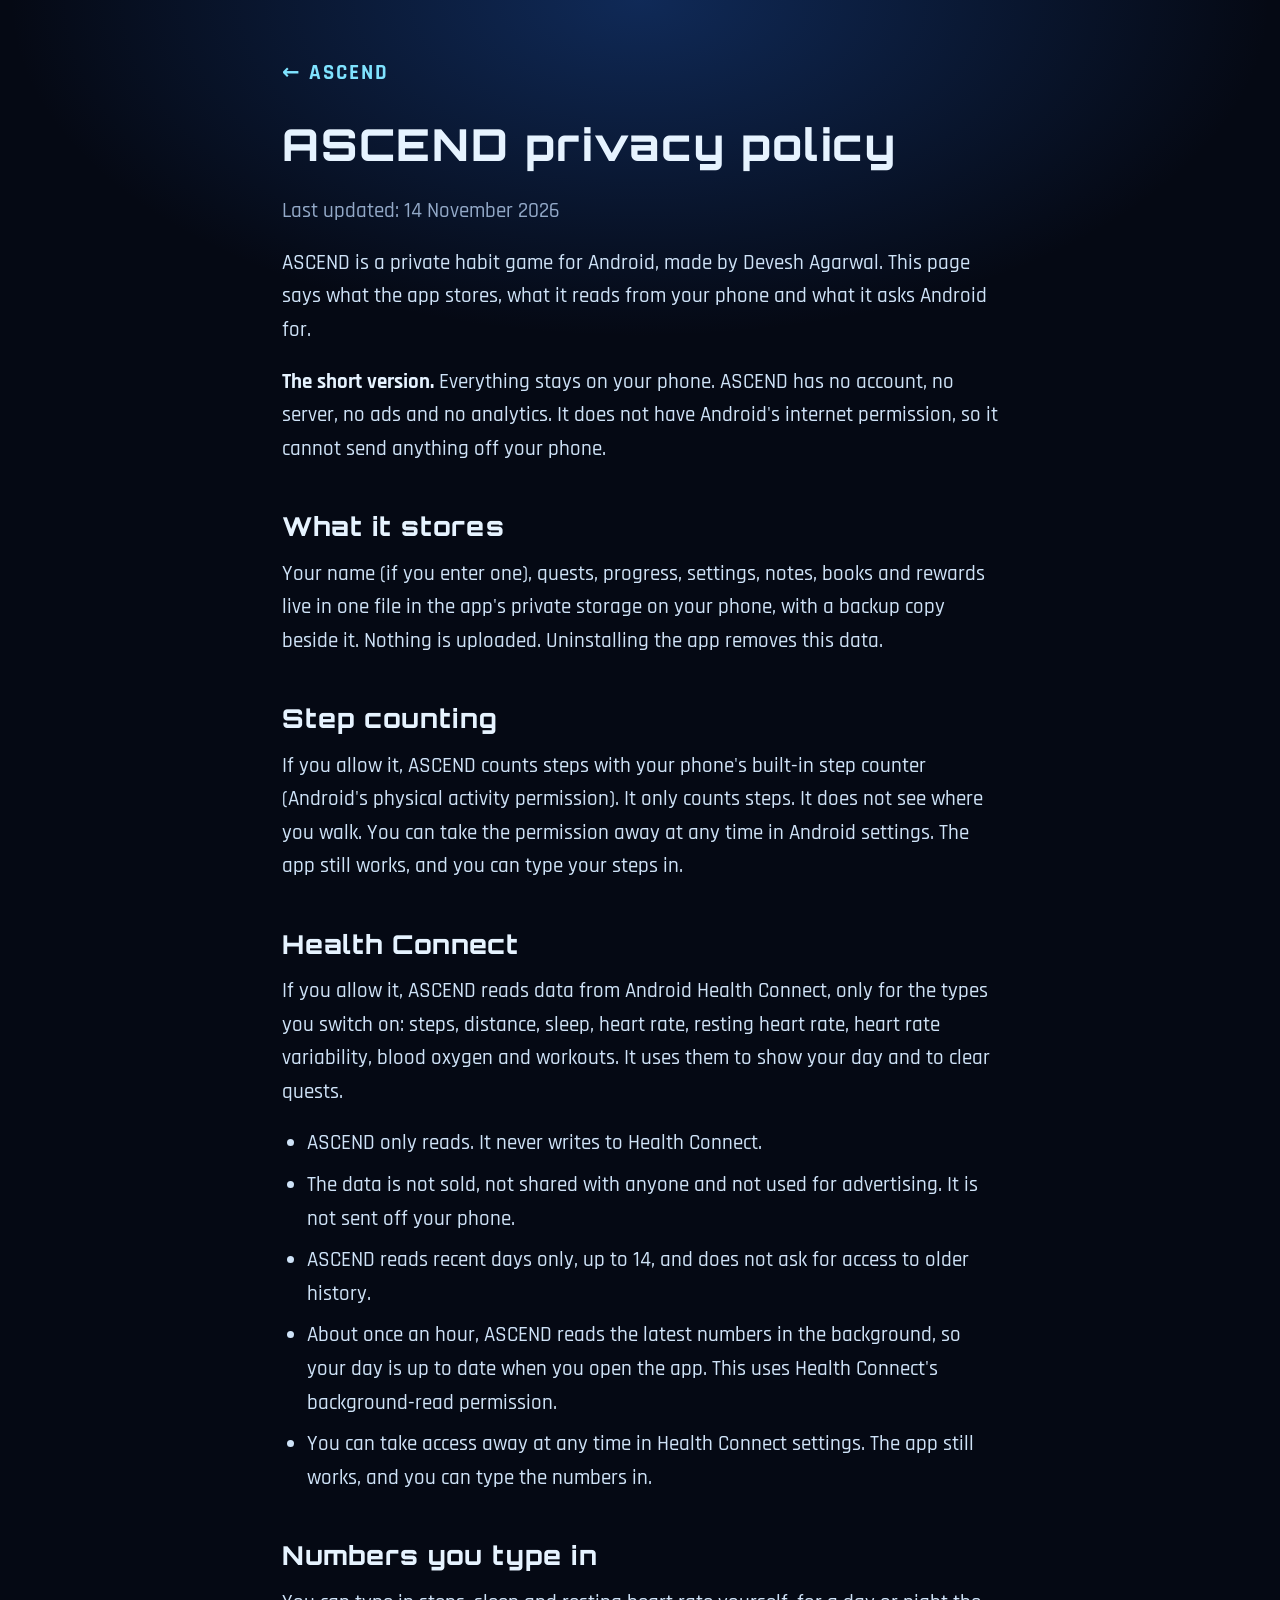
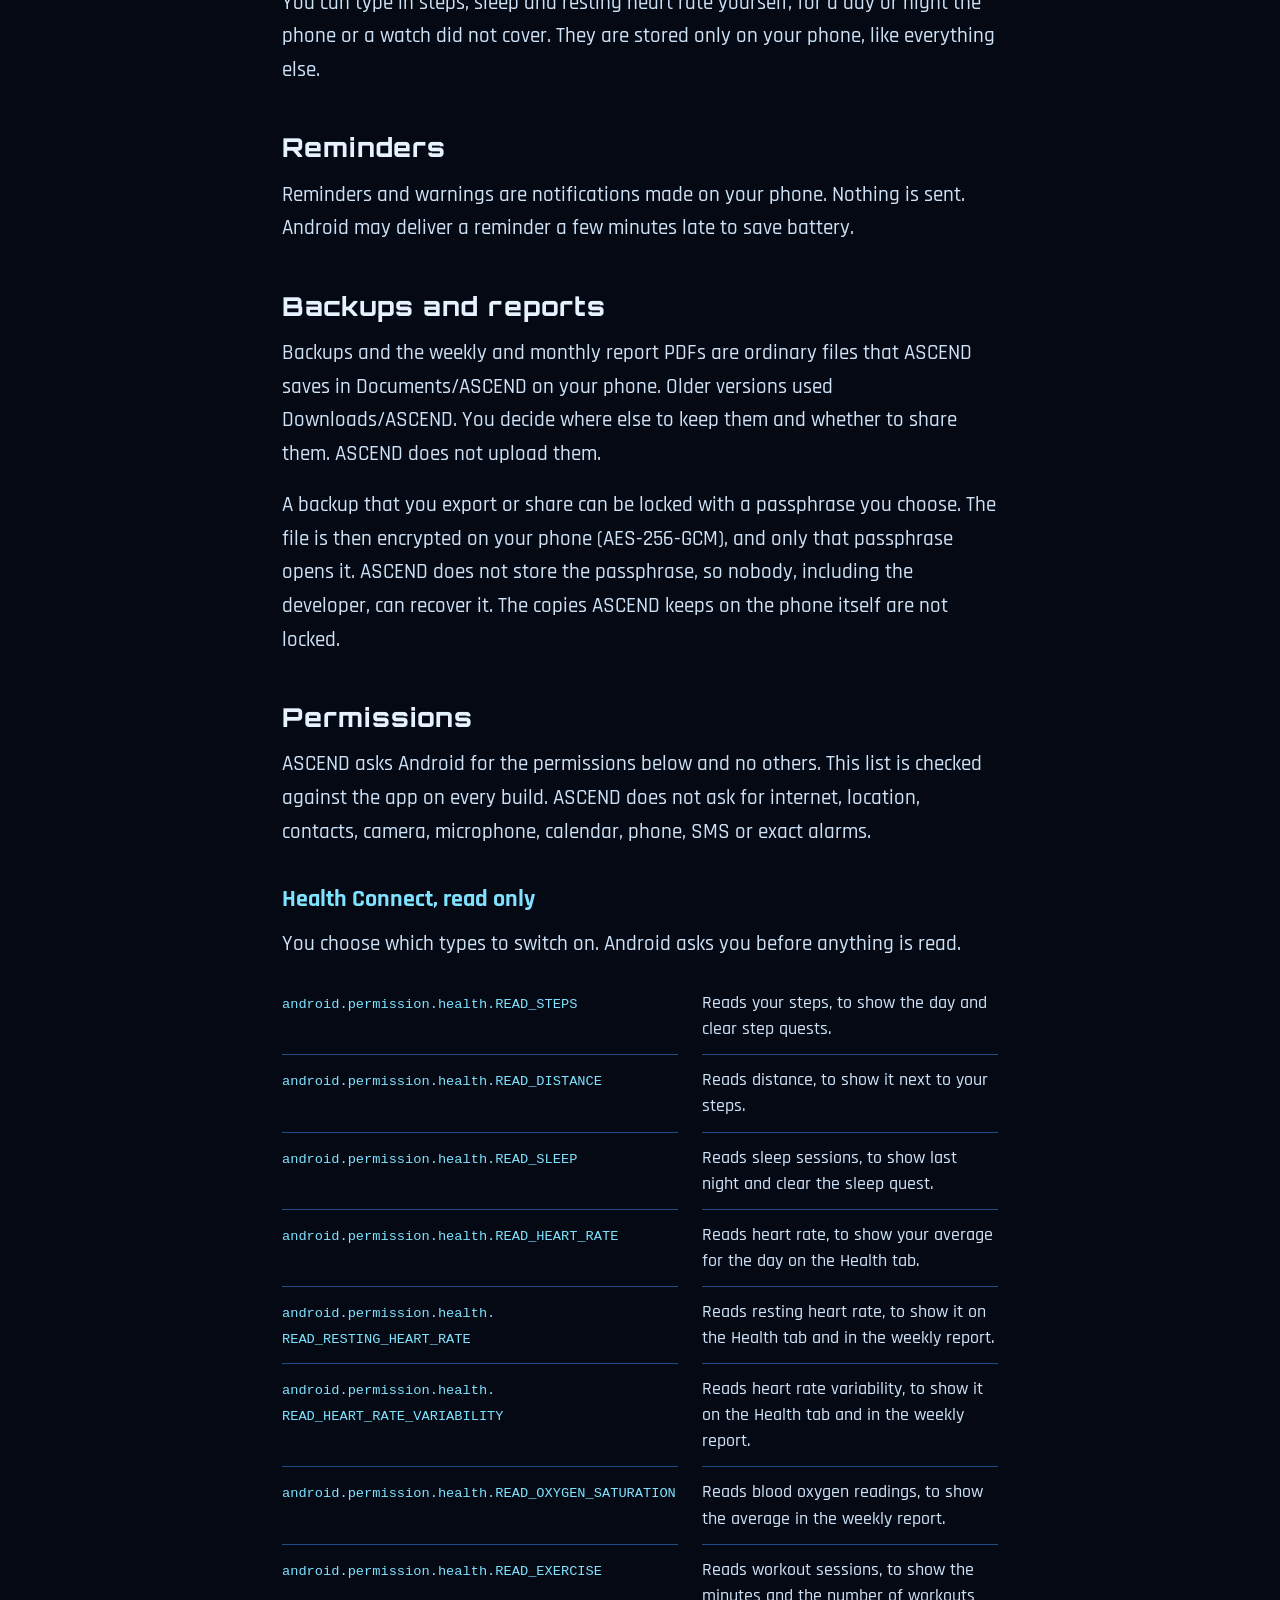
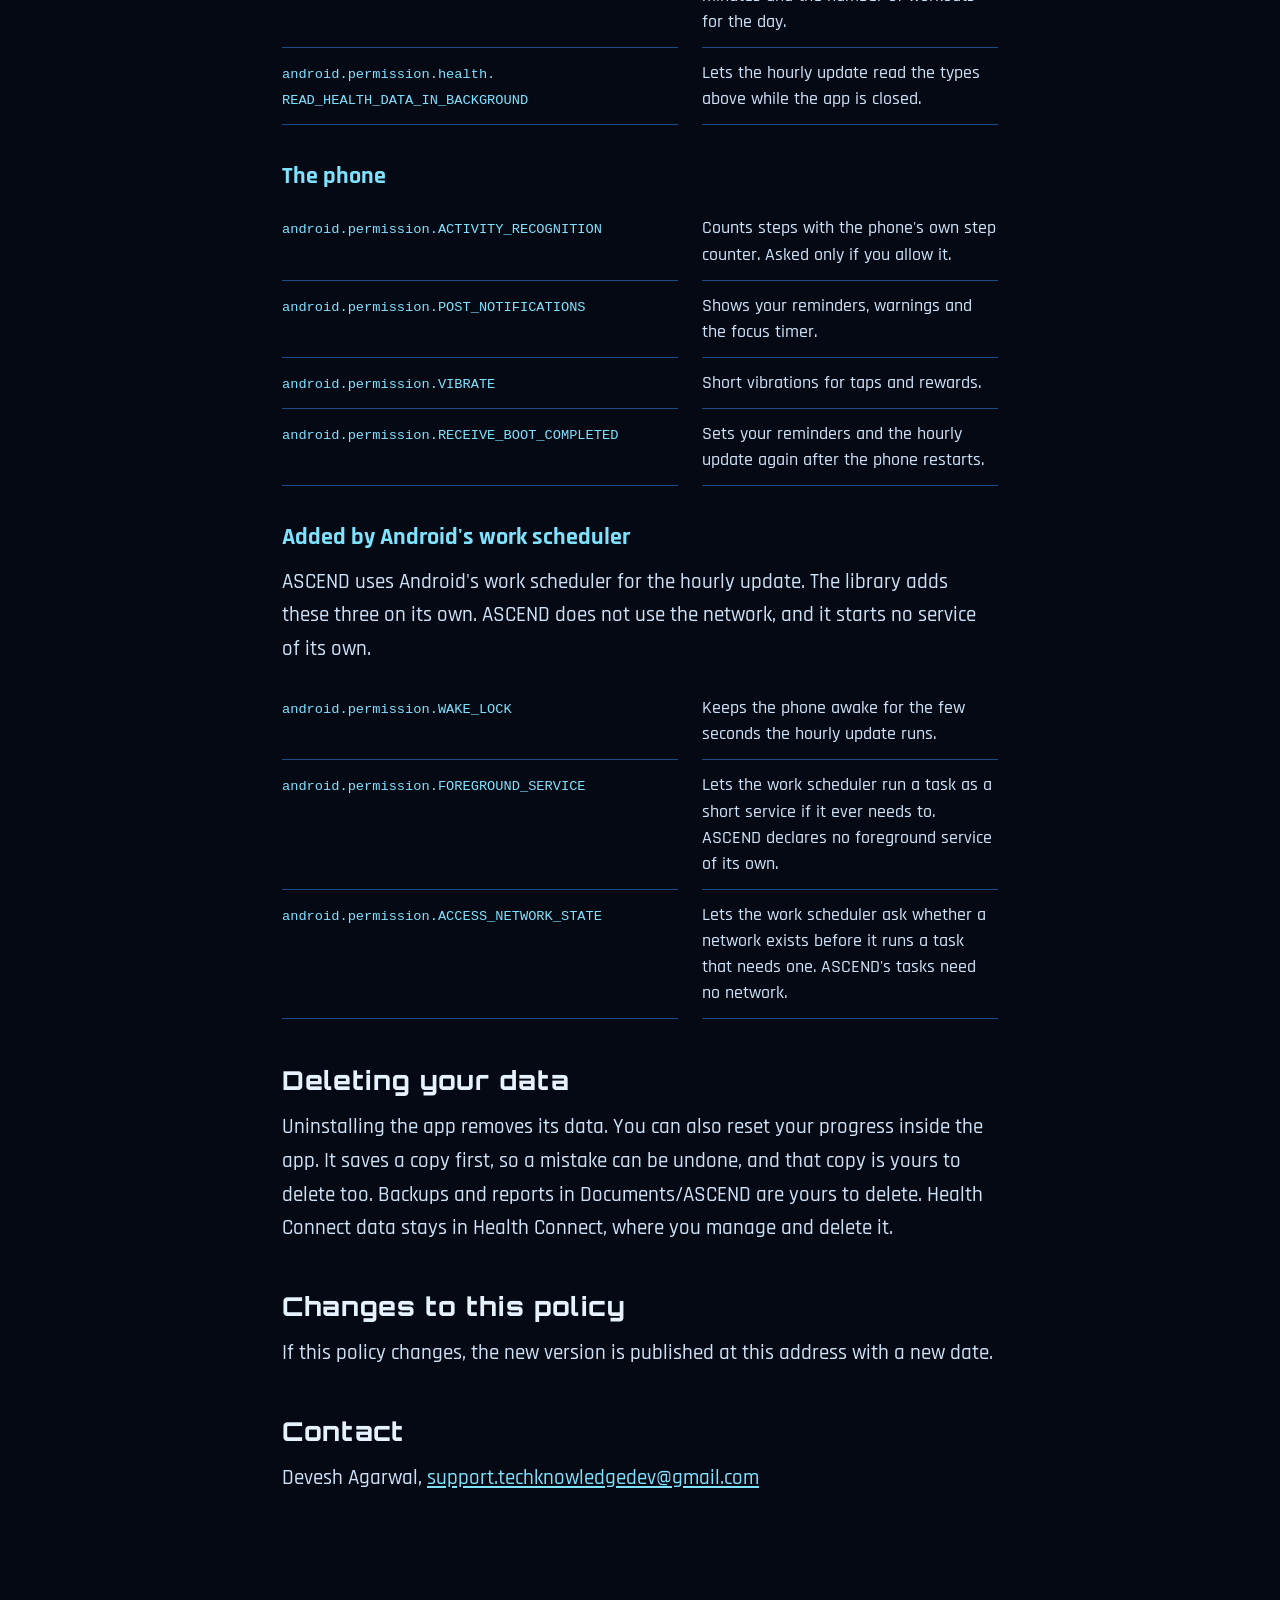
<file: privacy.html>
<!doctype html>
<html lang="en"><head><meta charset="utf-8"><meta name="viewport" content="width=device-width,initial-scale=1">
<title>ASCEND privacy policy</title>
<meta name="description" content="How ASCEND handles your data: it stays on your phone.">
<meta name="theme-color" content="#050914">
<link rel="icon" href="assets/favicon.png" type="image/png">
<style>
@font-face{font-family:Orbitron;font-weight:800;font-display:swap;src:url(assets/fonts/orbitron-800.woff2) format("woff2")}
@font-face{font-family:Rajdhani;font-weight:500;font-display:swap;src:url(assets/fonts/rajdhani-500.woff2) format("woff2")}
@font-face{font-family:Rajdhani;font-weight:700;font-display:swap;src:url(assets/fonts/rajdhani-700.woff2) format("woff2")}
:root{--void:#050914;--text:#E6F3FF;--muted:#93A9C8;--cyan:#7FE3FF;--line:#1F4A8A}
*{box-sizing:border-box}
body{margin:0;background:radial-gradient(900px 480px at 50% 0,rgba(26,74,154,.5),rgba(5,9,20,0) 70%),var(--void);color:var(--text);font:500 21px/1.6 Rajdhani,"Segoe UI",system-ui,sans-serif}
main{max-width:760px;margin:0 auto;padding:56px 22px 90px}
a{color:var(--cyan)} a:focus-visible{outline:3px solid #FFC857;outline-offset:3px}
.back{font-weight:700;letter-spacing:.1em;text-decoration:none;display:inline-block;margin-bottom:30px}
h1,h2{font-family:Orbitron,system-ui,sans-serif;font-weight:800;letter-spacing:.04em;line-height:1.2}
h1{font-size:clamp(28px,6vw,44px);margin:0 0 24px;line-height:1.15}
h2{font-size:clamp(20px,4vw,26px);margin:46px 0 14px}
h3{font-weight:700;font-size:24px;color:var(--cyan);margin:32px 0 8px}
p,li{color:#cfe3f8} p{margin:0 0 18px} p:first-of-type{color:var(--muted)}
ul{margin:0 0 18px;padding-left:1.2em} li{margin:0 0 8px}
strong{color:var(--text);font-weight:700}
code{font-family:ui-monospace,SFMono-Regular,Menlo,Consolas,monospace;font-size:.76em;color:var(--cyan);overflow-wrap:anywhere}
.wrap{overflow-x:auto;margin:0 0 22px}
table{border-collapse:collapse;width:100%;font-size:18px;line-height:1.4}
th,td{text-align:left;vertical-align:top;padding:10px 12px 10px 0;border-bottom:1px solid var(--line);color:#cfe3f8}
th{color:var(--muted);font-weight:700}
dl{margin:0 0 22px;display:grid;grid-template-columns:minmax(0,22em) minmax(0,1fr);gap:0 24px;font-size:18px;line-height:1.45}
dt,dd{margin:0;padding:12px 0;border-bottom:1px solid var(--line)}
dd{color:#cfe3f8}
@media (max-width:640px){dl{grid-template-columns:minmax(0,1fr)} dt{padding-bottom:2px;border-bottom:0} dd{padding-top:0}}
</style></head><body><main>
<a class="back" href="./">&larr; ASCEND</a>
<h1>ASCEND privacy policy</h1>
<p>Last updated: 14 November 2026</p>
<p>ASCEND is a private habit game for Android, made by Devesh Agarwal. This page says what the app stores, what it reads from your phone and what it asks Android for.</p>
<p><strong>The short version.</strong> Everything stays on your phone. ASCEND has no account, no server, no ads and no analytics. It does not have Android&#x27;s internet permission, so it cannot send anything off your phone.</p>
<h2>What it stores</h2>
<p>Your name (if you enter one), quests, progress, settings, notes, books and rewards live in one file in the app&#x27;s private storage on your phone, with a backup copy beside it. Nothing is uploaded. Uninstalling the app removes this data.</p>
<h2>Step counting</h2>
<p>If you allow it, ASCEND counts steps with your phone&#x27;s built-in step counter (Android&#x27;s physical activity permission). It only counts steps. It does not see where you walk. You can take the permission away at any time in Android settings. The app still works, and you can type your steps in.</p>
<h2>Health Connect</h2>
<p>If you allow it, ASCEND reads data from Android Health Connect, only for the types you switch on: steps, distance, sleep, heart rate, resting heart rate, heart rate variability, blood oxygen and workouts. It uses them to show your day and to clear quests.</p>
<ul><li>ASCEND only reads. It never writes to Health Connect.</li><li>The data is not sold, not shared with anyone and not used for advertising. It is not sent off your phone.</li><li>ASCEND reads recent days only, up to 14, and does not ask for access to older history.</li><li>About once an hour, ASCEND reads the latest numbers in the background, so your day is up to date when you open the app. This uses Health Connect&#x27;s background-read permission.</li><li>You can take access away at any time in Health Connect settings. The app still works, and you can type the numbers in.</li></ul>
<h2>Numbers you type in</h2>
<p>You can type in steps, sleep and resting heart rate yourself, for a day or night the phone or a watch did not cover. They are stored only on your phone, like everything else.</p>
<h2>Reminders</h2>
<p>Reminders and warnings are notifications made on your phone. Nothing is sent. Android may deliver a reminder a few minutes late to save battery.</p>
<h2>Backups and reports</h2>
<p>Backups and the weekly and monthly report PDFs are ordinary files that ASCEND saves in Documents/ASCEND on your phone. Older versions used Downloads/ASCEND. You decide where else to keep them and whether to share them. ASCEND does not upload them.</p>
<p>A backup that you export or share can be locked with a passphrase you choose. The file is then encrypted on your phone (AES-256-GCM), and only that passphrase opens it. ASCEND does not store the passphrase, so nobody, including the developer, can recover it. The copies ASCEND keeps on the phone itself are not locked.</p>
<h2>Permissions</h2>
<p>ASCEND asks Android for the permissions below and no others. This list is checked against the app on every build. ASCEND does not ask for internet, location, contacts, camera, microphone, calendar, phone, SMS or exact alarms.</p>
<h3>Health Connect, read only</h3>
<p>You choose which types to switch on. Android asks you before anything is read.</p>
<dl><dt><code>android.<wbr>permission.<wbr>health.<wbr>READ_STEPS</code></dt><dd>Reads your steps, to show the day and clear step quests.</dd><dt><code>android.<wbr>permission.<wbr>health.<wbr>READ_DISTANCE</code></dt><dd>Reads distance, to show it next to your steps.</dd><dt><code>android.<wbr>permission.<wbr>health.<wbr>READ_SLEEP</code></dt><dd>Reads sleep sessions, to show last night and clear the sleep quest.</dd><dt><code>android.<wbr>permission.<wbr>health.<wbr>READ_HEART_RATE</code></dt><dd>Reads heart rate, to show your average for the day on the Health tab.</dd><dt><code>android.<wbr>permission.<wbr>health.<wbr>READ_RESTING_HEART_RATE</code></dt><dd>Reads resting heart rate, to show it on the Health tab and in the weekly report.</dd><dt><code>android.<wbr>permission.<wbr>health.<wbr>READ_HEART_RATE_VARIABILITY</code></dt><dd>Reads heart rate variability, to show it on the Health tab and in the weekly report.</dd><dt><code>android.<wbr>permission.<wbr>health.<wbr>READ_OXYGEN_SATURATION</code></dt><dd>Reads blood oxygen readings, to show the average in the weekly report.</dd><dt><code>android.<wbr>permission.<wbr>health.<wbr>READ_EXERCISE</code></dt><dd>Reads workout sessions, to show the minutes and the number of workouts for the day.</dd><dt><code>android.<wbr>permission.<wbr>health.<wbr>READ_HEALTH_DATA_IN_BACKGROUND</code></dt><dd>Lets the hourly update read the types above while the app is closed.</dd></dl>
<h3>The phone</h3>
<dl><dt><code>android.<wbr>permission.<wbr>ACTIVITY_RECOGNITION</code></dt><dd>Counts steps with the phone&#x27;s own step counter. Asked only if you allow it.</dd><dt><code>android.<wbr>permission.<wbr>POST_NOTIFICATIONS</code></dt><dd>Shows your reminders, warnings and the focus timer.</dd><dt><code>android.<wbr>permission.<wbr>VIBRATE</code></dt><dd>Short vibrations for taps and rewards.</dd><dt><code>android.<wbr>permission.<wbr>RECEIVE_BOOT_COMPLETED</code></dt><dd>Sets your reminders and the hourly update again after the phone restarts.</dd></dl>
<h3>Added by Android&#x27;s work scheduler</h3>
<p>ASCEND uses Android&#x27;s work scheduler for the hourly update. The library adds these three on its own. ASCEND does not use the network, and it starts no service of its own.</p>
<dl><dt><code>android.<wbr>permission.<wbr>WAKE_LOCK</code></dt><dd>Keeps the phone awake for the few seconds the hourly update runs.</dd><dt><code>android.<wbr>permission.<wbr>FOREGROUND_SERVICE</code></dt><dd>Lets the work scheduler run a task as a short service if it ever needs to. ASCEND declares no foreground service of its own.</dd><dt><code>android.<wbr>permission.<wbr>ACCESS_NETWORK_STATE</code></dt><dd>Lets the work scheduler ask whether a network exists before it runs a task that needs one. ASCEND&#x27;s tasks need no network.</dd></dl>
<h2>Deleting your data</h2>
<p>Uninstalling the app removes its data. You can also reset your progress inside the app. It saves a copy first, so a mistake can be undone, and that copy is yours to delete too. Backups and reports in Documents/ASCEND are yours to delete. Health Connect data stays in Health Connect, where you manage and delete it.</p>
<h2>Changes to this policy</h2>
<p>If this policy changes, the new version is published at this address with a new date.</p>
<h2>Contact</h2>
<p>Devesh Agarwal, <a href="mailto:support.techknowledgedev@gmail.com">support.techknowledgedev@gmail.com</a></p>
</main></body></html>
</file>
<file: assets/ui/ascend-ui.css>
/* ASCEND UI kit — the "System window" design language, ported from the Level Up App UI design boards.
   Tokens: Void #050914 · Panel #0A1228 · Line #1F4A8A · Blue #3EA8FF · Cyan #7FE3FF · Gold #FFC857 (reward) · Red #FF5470 (penalty) · Green #3DDC97 (done)
   Rules: nothing under 14px, 48px touch targets, 3px controls / 4px panels, glow not shadow, one primary action per screen. */
.ax{--void:#050914;--panel:#0a1228;--panel2:#0d1a3a;--line:#1f4a8a;--line2:#3a78c4;--blue:#3ea8ff;--cyan:#7fe3ff;--text:#e6f3ff;--muted:#93a9c8;--gold:#ffc857;--red:#ff5470;--redtx:#ff8a9c;--green:#3ddc97;--input:#060d20;
  position:relative;width:390px;height:844px;overflow:hidden;isolation:isolate;color:var(--text);
  font:500 16px/1.25 Rajdhani,"Segoe UI",system-ui,sans-serif;-webkit-font-smoothing:antialiased;text-align:left;
  background:radial-gradient(120% 45% at 50% 0,#10306a 0,#050914 62%)}
.ax *,.ax *::before,.ax *::after{box-sizing:border-box}
.ax button{font:inherit;color:inherit;background:none;border:0;padding:0;margin:0;cursor:pointer;text-align:inherit;-webkit-tap-highlight-color:transparent;touch-action:manipulation}
.ax button:focus-visible{outline:2px solid var(--gold);outline-offset:2px}
.ax img{display:block}
.ax svg{flex:none}
.ax .o{font-family:Orbitron,"Segoe UI",system-ui,sans-serif}

/* screen frame */
.ax .body{position:absolute;inset:0 0 72px 0;overflow-y:auto;overflow-x:hidden;padding:12px 20px 28px;display:flex;flex-direction:column;gap:12px;scrollbar-width:none}
.ax .body::-webkit-scrollbar{display:none}
.ax .body>*{flex:none}
.ax .enter{animation:axIn .2s ease-out both}
@keyframes axIn{from{opacity:0;transform:translateY(12px)}to{opacity:1;transform:none}}
.ax .hd{display:flex;align-items:center;justify-content:space-between;min-height:48px}
.ax .ttl{font:800 20px/1 Orbitron,sans-serif;letter-spacing:2px}
.ax .ib{display:flex;align-items:center;justify-content:center;width:48px;height:48px;color:var(--muted)}
.ax .ib.sq{border:1px solid var(--line2);border-radius:4px;color:var(--cyan);margin-right:-4px}

/* system line + labels */
.ax .sysline{display:flex;align-items:center;min-height:48px;padding:6px 14px;border-left:3px solid var(--cyan);background:rgba(62,168,255,.07);font-size:16px;font-weight:700;line-height:1.2}
.ax .sysline .tg,.ax .tg{font:600 14px/1 Orbitron,sans-serif;letter-spacing:1px;color:var(--cyan);margin-right:6px}
.ax .lab{font:600 14px/1.2 Orbitron,sans-serif;letter-spacing:2px;color:var(--cyan);white-space:nowrap}
.ax .lab.g{color:var(--green)}.ax .lab.y{color:var(--gold)}.ax .lab.r{color:var(--redtx)}
.ax .num{font:800 16px/1.1 Orbitron,sans-serif}
.ax .mut{color:var(--muted)}
.ax .cap14{font-size:14px;font-weight:700;color:var(--muted)}

/* panels */
.ax .pn{display:flex;flex-direction:column;gap:8px;width:100%;min-height:48px;padding:12px 16px;border:1px solid var(--line);border-radius:4px;background:linear-gradient(180deg,var(--panel2),var(--panel));color:var(--text)}
.ax .pn.glow{box-shadow:0 0 18px rgba(62,168,255,.15)}
.ax .split{display:flex;align-items:center;justify-content:space-between;gap:8px}
.ax .bar{height:10px;border:1px solid var(--line);border-radius:2px;background:var(--input);overflow:hidden}
.ax .bar>i{display:block;height:100%;width:0;background:linear-gradient(90deg,#1b6fd1,var(--cyan));transition:width .6s ease-out}
.ax .bar.gold>i{background:linear-gradient(90deg,#b8860b,var(--gold))}
.ax .bar.sm{height:8px}
.ax .still *{transition:none!important}
.ax .segs{display:flex;gap:4px}
.ax .segs i{flex:1;height:8px;border-radius:2px;background:var(--line)}
.ax .segs i.on{background:var(--green)}

/* status */
.ax .who{display:flex;align-items:center;gap:14px}
.ax .av{flex:none;width:60px;height:60px;border:2px solid var(--blue);border-radius:50%;box-shadow:0 0 16px rgba(62,168,255,.5);overflow:hidden;background:#07102a}
.ax .av img{width:100%;height:100%;object-fit:cover}
.ax .nm{flex:1;min-width:0;display:flex;flex-direction:column;gap:2px}
.ax .nm b{font:800 18px/1.1 Orbitron,sans-serif;letter-spacing:1px}
.ax .nm span{display:flex;align-items:center;gap:6px;font-size:14px;font-weight:600;color:var(--cyan)}
.ax .nm span img{width:22px;height:22px;border-radius:50%}
.ax .lv{flex:none;padding:4px 10px;border:1px solid var(--gold);border-radius:3px;color:var(--gold);font:800 14px/1.2 Orbitron,sans-serif}
.ax .chips{display:flex;gap:8px;flex-wrap:wrap}
.ax .pl{display:inline-flex;align-items:center;gap:6px;padding:6px 12px;border:1px solid var(--line2);border-radius:20px;color:var(--cyan);font-weight:700;font-size:14px}
.ax .pl.gold{border-color:var(--gold);color:var(--gold);font:800 14px/1.2 Orbitron,sans-serif}
.ax .wallet{display:flex;align-items:center;gap:10px;min-height:48px;padding:0 12px;width:100%;border:1px solid var(--line);border-radius:4px;background:rgba(6,13,32,.8);color:var(--text)}
.ax .wallet img{width:26px;height:26px}
.ax .wallet .v{font-weight:700;font-size:22px;color:var(--gold)}
.ax .wallet .t{flex:1;display:flex;align-items:baseline;gap:8px}
.ax .wallet .t span:last-child{font-size:14px;font-weight:600;color:var(--muted)}
.ax .link{text-align:left;min-height:48px}
.ax .m3{display:flex;gap:8px}
.ax .m3>div{flex:1;display:flex;flex-direction:column}
.ax .m3 b{font:800 20px/1.1 Orbitron,sans-serif}
.ax .m3 span{font-size:14px;font-weight:600;color:var(--muted)}
.ax .m6{display:grid;grid-template-columns:repeat(6,minmax(0,1fr));gap:4px;text-align:center}
.ax .m6 b{display:block;font:800 18px/1.2 Orbitron,sans-serif}
.ax .m6 span{font-size:14px;font-weight:700;color:var(--muted)}
.ax .chip{padding:2px 10px;border:1px solid var(--gold);border-radius:3px;background:rgba(255,200,87,.1);color:var(--gold);font-weight:700;font-size:14px;animation:axGlowG 2.4s ease-in-out infinite}
@keyframes axGlowG{0%,100%{box-shadow:0 0 10px rgba(255,200,87,.2)}50%{box-shadow:0 0 22px rgba(255,200,87,.6)}}
.ax .row2{display:flex;align-items:center;gap:12px;min-height:64px;padding:8px 16px;width:100%;border:1px solid var(--line2);border-radius:4px;background:rgba(10,18,40,.85);color:var(--text)}
.ax .row2.gold{border-color:var(--gold);background:rgba(255,200,87,.08)}
.ax .row2>span:first-child{flex:1;display:flex;flex-direction:column;gap:2px}
.ax .row2 b{font-size:16px;font-weight:700;line-height:1.2}

/* quests */
.ax .seg2{display:flex;gap:8px}
.ax .seg2 button{flex:1;min-height:48px;display:flex;align-items:center;justify-content:center;border:1px solid var(--line2);border-radius:3px;color:var(--muted);font:600 14px/1 Orbitron,sans-serif;letter-spacing:2px;text-align:center}
.ax .seg2 button[aria-pressed=true]{border-color:var(--blue);background:rgba(62,168,255,.22);color:#fff}
.ax .grp{display:flex;flex-direction:column;gap:8px;padding:10px;border:1px solid var(--line);border-radius:4px;background:linear-gradient(180deg,var(--panel2),var(--panel))}
.ax .grp.ok{border-color:var(--green)}
.ax .grp .gh{display:flex;align-items:center;justify-content:space-between;padding:0 4px}
.ax .grp .gs{padding:0 4px 2px;font-size:14px;font-weight:600;line-height:1.25;color:var(--muted)}
.ax .grp.ok .gs{color:var(--green)}
.ax .ql{display:flex;flex-direction:column;gap:8px}
.ax .q{display:flex;align-items:center;gap:12px;width:100%;min-height:64px;padding:6px 14px;border:1px solid var(--line2);border-radius:4px;background:rgba(10,18,40,.85);color:var(--text);text-align:left}
.ax .q .cb{flex:none;display:flex;align-items:center;justify-content:center;width:28px;height:28px;border:2px solid var(--line2);border-radius:3px}
.ax .q .qt{flex:1;display:flex;flex-direction:column;gap:2px;min-width:0}
.ax .q .qt b{font-size:18px;font-weight:700;line-height:1.1}
.ax .q .qt span{font-size:14px;font-weight:600;color:var(--muted)}
.ax .q .xp{flex:none;font:800 14px/1 Orbitron,sans-serif;color:var(--cyan)}
.ax .q.hard{border-color:var(--red)}.ax .q.hard .qt span{color:var(--redtx)}
.ax .q.next{border-color:var(--cyan);box-shadow:0 0 14px rgba(127,227,255,.35)}
.ax .q.done{border-color:var(--green);background:rgba(61,220,151,.08)}
.ax .q.done .cb{border-color:var(--green);background:var(--green)}
.ax .q.done .xp{color:var(--green)}
.ax .q.done .qt span{color:var(--muted)}
.ax .q[aria-disabled=true]{cursor:default}
.ax .pop{animation:axPop .2s ease-out}
@keyframes axPop{0%,100%{transform:scale(1)}50%{transform:scale(1.12)}}
.ax .xb{display:flex;align-items:center;justify-content:center;gap:10px;width:100%;min-height:52px;border:1px solid var(--blue);border-radius:3px;background:rgba(62,168,255,.22);color:#fff;font:600 14px/1 Orbitron,sans-serif;letter-spacing:3px;text-align:center}
.ax .xb.gold{border-color:var(--gold);background:rgba(255,200,87,.2);animation:axGlowBtn 2.4s ease-in-out infinite}
@keyframes axGlowBtn{0%,100%{box-shadow:0 0 12px rgba(255,200,87,.3)}50%{box-shadow:0 0 28px rgba(255,200,87,.75)}}
.ax .xb.blue{box-shadow:0 0 22px rgba(62,168,255,.45);min-height:58px;font-size:15px;animation:axGlowBtnB 2.4s ease-in-out infinite}
@keyframes axGlowBtnB{0%,100%{box-shadow:0 0 14px rgba(62,168,255,.3)}50%{box-shadow:0 0 30px rgba(127,227,255,.8)}}
.ax .xb.ghost{min-height:48px;border-color:var(--line);background:none;color:var(--muted);letter-spacing:2px}
.ax .nt{font-size:14px;font-weight:600;color:var(--muted);line-height:1.25}

/* dungeon theme */
.ax.dng{background:radial-gradient(120% 55% at 50% 0,#4a1030 0,#0a0612 62%)}
.ax.dng .tabs{border-top-color:#5a2a4a;background:rgba(10,6,18,.97)}
.ax.dng .tabs button[aria-current=page]{color:var(--red);border-top-color:var(--red)}
.ax .gatebadge{padding:6px 12px;border:1px solid var(--red);border-radius:3px;background:rgba(255,84,112,.12);color:var(--redtx);font:600 14px/1 Orbitron,sans-serif;letter-spacing:2px}
.ax .rankbadge{padding:6px 12px;border:1px solid var(--redtx);border-radius:3px;color:var(--redtx);font:800 14px/1 Orbitron,sans-serif;letter-spacing:1px}
.ax .gate{display:flex;flex-direction:column;gap:14px;padding:18px;border:1px solid var(--red);border-radius:4px;background:linear-gradient(180deg,#1e0a1c,#12081a);animation:axGate 3s ease-in-out infinite}
@keyframes axGate{0%,100%{box-shadow:0 0 14px rgba(255,84,112,.3),inset 0 0 20px rgba(255,84,112,.08)}50%{box-shadow:0 0 30px rgba(255,84,112,.7),inset 0 0 30px rgba(255,84,112,.18)}}
.ax .bossrow{display:flex;align-items:center;gap:14px}
.ax .bossrow img{width:72px;height:72px;border-radius:6px;border:1px solid #7a1c34;box-shadow:0 0 16px rgba(255,84,112,.4);object-fit:cover}
.ax .bossrow .bn{display:flex;flex-direction:column;gap:2px;min-width:0}
.ax .bossrow .bn span{font-size:14px;letter-spacing:2px;color:var(--redtx);font-weight:700}
.ax .bossrow .bn b{font:800 18px/1.2 Orbitron,sans-serif;letter-spacing:.5px}
.ax .hpbar{height:16px;border:1px solid var(--red);border-radius:2px;background:#1a0814;overflow:hidden}
.ax .hpbar>i{display:block;height:100%;width:0;background:linear-gradient(90deg,#b3153a,var(--red));box-shadow:0 0 12px var(--red);transition:width .5s ease}
.ax .days{display:flex;gap:6px}
.ax .days i{flex:1;height:10px;border-radius:2px;background:#2a1330}
.ax .days i.on{background:var(--red)}
.ax .days i.now{background:none;border:2px solid var(--red)}
.ax .strike{display:flex;align-items:center;justify-content:center;gap:10px;width:100%;min-height:54px;border:1px solid var(--red);border-radius:3px;background:rgba(255,84,112,.2);color:#fff;font:600 14px/1 Orbitron,sans-serif;letter-spacing:2px;text-align:center}
.ax .shake{animation:axShake .4s ease-in-out}
@keyframes axShake{0%,100%{transform:translateX(0)}20%{transform:translateX(-6px)}40%{transform:translateX(6px)}60%{transform:translateX(-4px)}80%{transform:translateX(4px)}}
.ax .cleared{display:flex;flex-direction:column;gap:10px;padding:12px;border:1px solid var(--gold);border-radius:3px;background:rgba(255,200,87,.1)}
.ax .cleared b{font:800 15px/1.2 Orbitron,sans-serif;letter-spacing:2px;color:var(--gold)}
.ax .cleared button{min-height:48px;border:1px solid var(--gold);border-radius:3px;color:var(--gold);font:600 14px/1 Orbitron,sans-serif;letter-spacing:2px;text-align:center}
.ax .hardrow{display:flex;align-items:center;gap:14px;padding:12px 14px;border:1px solid #5a2a4a;border-radius:4px;background:#12081a}
.ax .hardrow .ht{display:flex;flex-direction:column;gap:2px;flex:1;min-width:0}
.ax .hardrow .ht b{font:600 14px/1.2 Orbitron,sans-serif;letter-spacing:2px;color:var(--muted)}
.ax .hardrow .ht span{font-size:15px;color:#c3b3d0;font-weight:600;line-height:1.2}
.ax .hardrow.on .ht b{color:var(--red)}
.ax .sw{position:relative;flex:none;width:64px;height:48px;border:1px solid var(--muted);border-radius:24px;background:#1a1224}
.ax .sw::after{content:"";position:absolute;top:8px;left:6px;width:30px;height:30px;border-radius:50%;background:var(--muted);transition:left .2s ease}
.ax .hardrow.on .sw{border-color:var(--red);background:rgba(255,84,112,.25)}
.ax .hardrow.on .sw::after{left:30px;background:var(--red)}
.ax .locked{display:flex;align-items:center;gap:12px;padding:10px 14px;border:1px solid #2a1d3a;border-radius:4px;background:#0d0814;color:var(--muted)}
.ax .locked span{flex:1;font-size:16px;font-weight:600}
.ax .locked small{font-size:14px;font-weight:700;letter-spacing:1px}
.ax .float{position:absolute;pointer-events:none;font:800 22px/1 Orbitron,sans-serif;color:var(--redtx);text-shadow:0 0 12px var(--red);animation:axFloat .9s ease-out forwards}
@keyframes axFloat{from{opacity:1;transform:translateY(0)}to{opacity:0;transform:translateY(-46px)}}

/* health */
.ax .bigv{font:800 32px/1.05 Orbitron,sans-serif}
.ax .goalbar{height:8px;border-radius:2px;background:var(--line);overflow:hidden}
.ax .goalbar i{display:block;height:100%;background:var(--green);transition:width .6s ease-out}

/* level up */
.ax.lvl{background:radial-gradient(90% 50% at 50% 28%,#1a4a9a 0,#07102a 55%,#03060f 100%)}
.ax .lvlbody{position:absolute;inset:0;display:flex;flex-direction:column;align-items:center;gap:18px;padding:56px 24px 32px;overflow:hidden}
.ax .lvlbody>*{flex:none}
.ax .sysbox{padding:6px 14px;border:1px solid var(--blue);border-radius:3px;background:rgba(62,168,255,.12);color:var(--cyan);font:600 14px/1.2 Orbitron,sans-serif;letter-spacing:2px;text-align:center}
.ax .burst{position:relative;display:flex;flex-direction:column;align-items:center;justify-content:center;width:100%;height:230px}
.ax .ring{position:absolute;width:150px;height:150px;border:2px solid var(--blue);border-radius:50%;animation:axRing 3s ease-out infinite}
.ax .ring.b{border-color:var(--cyan);animation-delay:1.5s}
@keyframes axRing{0%{transform:scale(.4);opacity:.9}100%{transform:scale(2.4);opacity:0}}
.ax .big-t{position:relative;font:800 46px/1.1 Orbitron,sans-serif;letter-spacing:4px;color:#fff;animation:axTitle 2.4s ease-in-out infinite}
@keyframes axTitle{0%,100%{text-shadow:0 0 14px rgba(62,168,255,.6),0 0 30px rgba(62,168,255,.3)}50%{text-shadow:0 0 26px rgba(127,227,255,.95),0 0 56px rgba(62,168,255,.6)}}
.ax .lvnums{position:relative;display:flex;align-items:center;gap:14px;margin-top:10px;font:800 30px/1 Orbitron,sans-serif}
.ax .summary{display:flex;flex-direction:column;gap:10px;width:100%;padding:16px;border:1px solid var(--line);border-radius:4px;background:linear-gradient(180deg,var(--panel2),var(--panel));box-shadow:0 0 18px rgba(62,168,255,.18)}
.ax .summary .l{font-size:16px;font-weight:700;letter-spacing:2px;color:var(--muted)}
.ax .summary .v{font:800 20px/1 Orbitron,sans-serif}
.ax .rewards{display:flex;flex-direction:column;gap:8px;width:100%;animation:axRise .5s ease both}
@keyframes axRise{0%{transform:translateY(14px);opacity:0}100%{transform:none;opacity:1}}
.ax .rw{display:flex;align-items:center;gap:12px;padding:12px 14px;border:1px solid var(--blue);border-radius:4px;background:rgba(62,168,255,.1);font-size:18px;font-weight:700}
.ax .rw.gold{border-color:var(--gold);background:rgba(255,200,87,.1)}
.ax .rw .n{font:800 22px/1 Orbitron,sans-serif;color:var(--gold)}
.ax .rw img{width:36px;height:36px;border-radius:50%}
.ax .grow{flex:1 1 auto!important}
.ax .stack{display:flex;flex-direction:column;gap:10px;width:100%}

/* stats sheet */
.ax .appbar{display:flex;align-items:center;gap:4px;min-height:56px;margin:0 -8px}
.ax .appbar .ttl{flex:1}
.ax .radar{display:block;margin:0 auto}
.ax .srow{display:flex;align-items:center;gap:12px;min-height:48px}
.ax .srow .sn{width:104px;font:600 14px/1.1 Orbitron,sans-serif;letter-spacing:1px;color:var(--muted)}
.ax .srow .sb{flex:1;height:8px;border:1px solid var(--line);border-radius:2px;background:var(--input);overflow:hidden}
.ax .srow .sb i{display:block;height:100%;background:linear-gradient(90deg,#1b6fd1,var(--cyan));transition:width .4s ease}
.ax .srow .sv{width:28px;text-align:right;font:800 16px/1 Orbitron,sans-serif}
.ax .plus{display:flex;align-items:center;justify-content:center;width:48px;height:48px;border:1px solid var(--line);border-radius:4px;background:var(--panel);color:#5b7194}
.ax .plus.on{border-color:var(--gold);background:rgba(255,200,87,.16);color:var(--gold)}
.ax .ptsbox{display:flex;align-items:center;justify-content:space-between;padding:12px 16px;border:1px solid var(--line);border-radius:4px;background:var(--panel);font:600 14px/1 Orbitron,sans-serif;letter-spacing:2px;color:var(--muted)}
.ax .ptsbox.on{border-color:var(--gold);background:rgba(255,200,87,.1);color:var(--gold);animation:axGlowG 2.4s ease-in-out infinite}

/* more hub + viewer */
.ax .prof{display:flex;flex-direction:column;gap:10px}
.ax .crests{display:flex;gap:8px;overflow-x:auto;scrollbar-width:none;padding:2px 2px 6px;margin:0 -4px}
.ax .crests::-webkit-scrollbar{display:none}
.ax .crest{flex:none;position:relative;width:56px;height:56px;border-radius:50%;border:1px solid var(--line2);background:#07102a;overflow:visible}
.ax .crest img{width:100%;height:100%;border-radius:50%;object-fit:cover}
.ax .crest.lock img{filter:grayscale(.85) brightness(.55)}
.ax .crest.lock::after{content:"";position:absolute;right:-2px;bottom:-2px;width:20px;height:20px;border-radius:50%;background:#0a1228 url("data:image/svg+xml,%3Csvg xmlns='http://www.w3.org/2000/svg' viewBox='0 0 24 24' fill='none' stroke='%2393a9c8' stroke-width='2.4' stroke-linecap='round'%3E%3Crect x='5' y='11' width='14' height='10' rx='2'/%3E%3Cpath d='M8 11V8a4 4 0 0 1 8 0v3'/%3E%3C/svg%3E") center/13px no-repeat;border:1px solid var(--line2)}
.ax .crest.new{border-color:var(--gold);box-shadow:0 0 14px rgba(255,200,87,.55)}
.ax .coins3{display:flex;gap:8px}
.ax .coin1{flex:1;display:flex;flex-direction:column;align-items:center;gap:2px;padding:8px 4px;border:1px solid var(--line);border-radius:4px;background:rgba(6,13,32,.8)}
.ax .coin1 img{width:44px;height:44px}
.ax .coin1 b{font:800 16px/1.1 Orbitron,sans-serif}
.ax .coin1 span{font-size:14px;font-weight:600;color:var(--muted)}
.ax .viewer{position:absolute;inset:0;z-index:5;display:flex;flex-direction:column;align-items:center;justify-content:center;gap:10px;padding:24px;background:rgba(3,6,15,.93);animation:axFade .2s ease-out both;text-align:center}
@keyframes axFade{from{opacity:0}to{opacity:1}}
.ax .viewer .halo{position:absolute;top:50%;left:50%;width:300px;height:300px;margin:-190px 0 0 -150px;border-radius:50%;background:radial-gradient(circle,var(--g,rgba(62,168,255,.6)),transparent 66%);filter:blur(22px);opacity:.8}
.ax .viewer img{position:relative;width:240px;height:240px;object-fit:cover;animation:axPopIn .45s cubic-bezier(.2,1.3,.4,1) both}
.ax .viewer img.sq{border-radius:20px}
@keyframes axPopIn{from{transform:scale(.7);opacity:0}to{transform:none;opacity:1}}
.ax .viewer b{position:relative;font:800 20px/1.2 Orbitron,sans-serif;letter-spacing:2px;margin-top:10px}
.ax .viewer p{position:relative;margin:0;color:var(--muted);font-size:16px;max-width:280px}
.ax .viewer .x{position:absolute;top:10px;right:10px}

/* tab bar */
.ax .tabs{position:absolute;left:0;right:0;bottom:0;display:flex;height:72px;padding:6px 8px 8px;border-top:1px solid var(--line);background:rgba(5,9,20,.97);z-index:3}
.ax .tabs button{flex:1;display:flex;flex-direction:column;align-items:center;justify-content:center;gap:2px;color:var(--muted);font-size:14px;font-weight:600;text-align:center}
.ax .tabs button[aria-current=page]{color:var(--blue);font-weight:700;border-top:2px solid var(--blue);margin-top:-7px;padding-top:5px}

/* toast */
.ax .toast{position:absolute;left:12px;right:12px;top:10px;z-index:6;display:flex;align-items:center;min-height:48px;padding:8px 14px;border:1px solid var(--blue);border-left-width:3px;border-radius:3px;background:rgba(7,16,42,.96);box-shadow:0 0 22px rgba(62,168,255,.45);font-size:16px;font-weight:700;line-height:1.2;animation:axIn .2s ease-out both}
.ax .toast.gold{border-color:var(--gold);box-shadow:0 0 22px rgba(255,200,87,.4)}
.ax .toast.gold .tg{color:var(--gold)}
.ax .toast.red{border-color:var(--red);box-shadow:0 0 22px rgba(255,84,112,.4)}
.ax .toast.red .tg{color:var(--redtx)}
.ax .ripple{position:absolute;z-index:7;width:56px;height:56px;margin:-28px 0 0 -28px;border:3px solid var(--cyan);border-radius:50%;box-shadow:0 0 18px var(--blue);pointer-events:none}

@media (prefers-reduced-motion:reduce){.ax *{animation:none!important;transition:none!important}}
/* film mode: every looping animation is a pure function of --t */
.ax.film *{animation-play-state:paused!important;animation-delay:calc(var(--t,0) * -1s)!important;transition:none!important}

.ax .split>.cap14:last-child{text-align:right;min-width:0}
.ax .lvlbody.cm{padding-top:40px;gap:12px}
.ax .lvlbody.cm .burst{height:176px}
.ax .lvlbody.cm .summary{gap:8px;padding:12px 16px}
</file>
